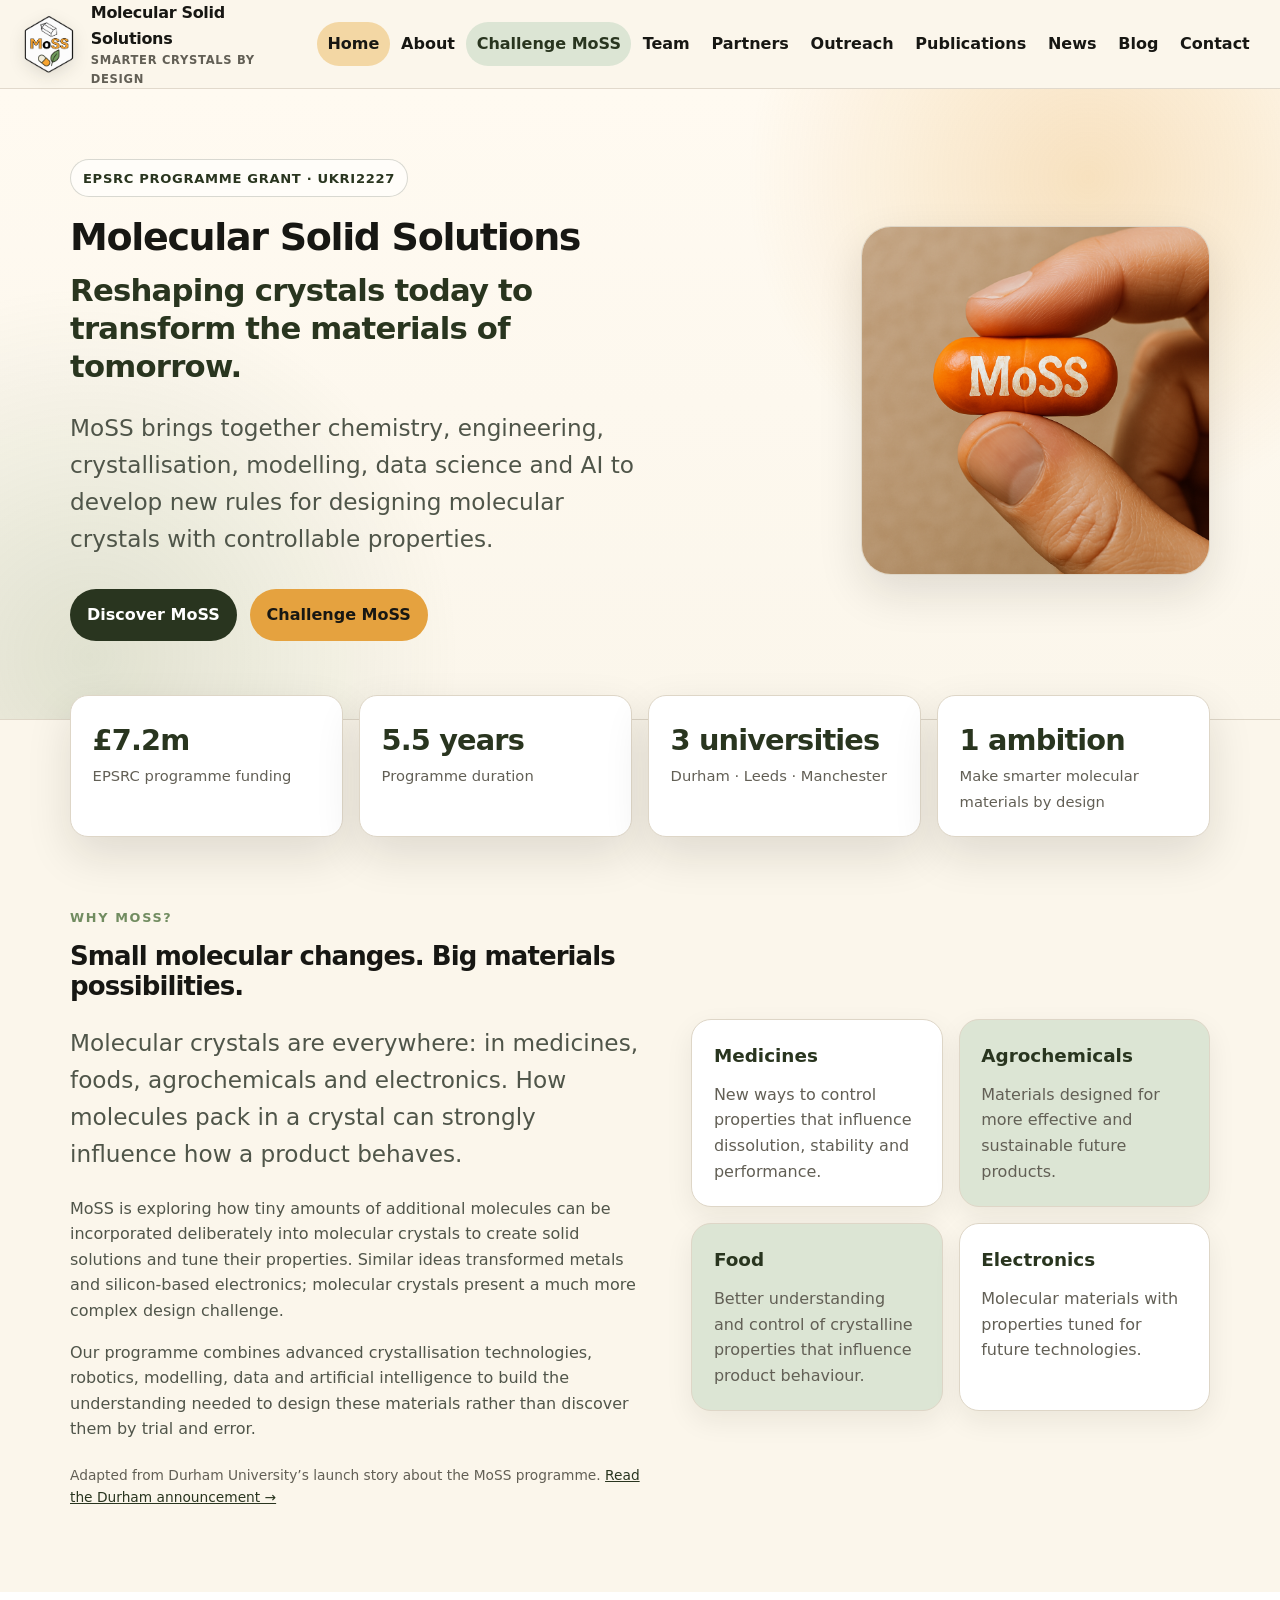
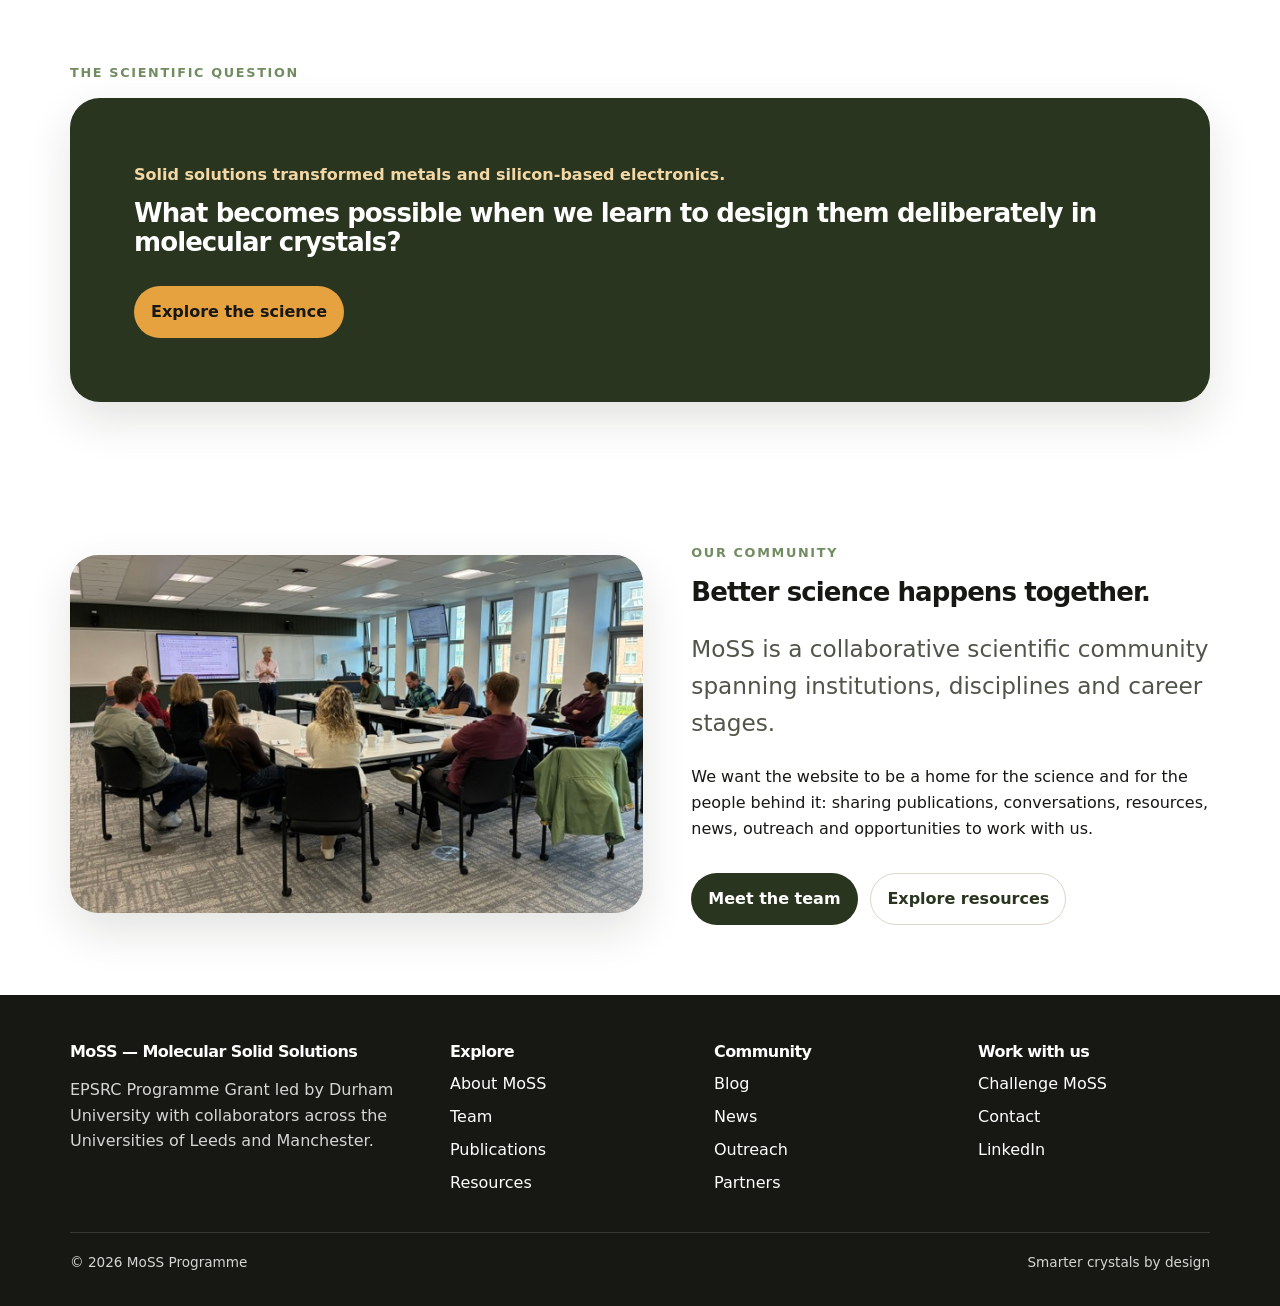
<file: index.html>
<!doctype html>
<html lang="en">
<head>
  <meta charset="utf-8">
  <meta name="viewport" content="width=device-width, initial-scale=1">
  <meta name="description" content="MoSS — Molecular Solid Solutions: an EPSRC-funded programme developing new ways to design and control molecular crystals.">
  <title>MoSS | Molecular Solid Solutions</title>
  <link rel="stylesheet" href="styles.css">
</head>
<body>
  <a class="skip-link" href="#main">Skip to content</a>
  <header class="site-header">
    <div class="nav-wrap">
      <a class="brand" href="index.html" aria-label="MoSS home">
        <img class="brand-logo" src="assets/images/moss-hexagon-logo.png" alt="" width="62" height="64">
        <span class="brand-text">Molecular Solid Solutions<small>Smarter crystals by design</small></span>
      </a>
      <button class="nav-toggle" type="button" aria-expanded="false" aria-controls="site-nav">Menu</button>
      <nav class="nav-links" id="site-nav" aria-label="Primary navigation"><a aria-current="page" href="index.html">Home</a><a href="mossinfo.html">About</a><a href="challenge.html">Challenge MoSS</a><a href="team.html">Team</a><a href="partners.html">Partners</a><a href="outreach.html">Outreach</a><a href="publications.html">Publications</a><a href="news.html">News</a><a href="blog.html">Blog</a><a href="contact.html">Contact</a></nav>
    </div>
  </header>

  <main id="main">
    <section class="home-hero">
      <div class="container home-hero-grid">
        <div class="home-hero-copy">
          <div class="hero-kicker dark-kicker">EPSRC Programme Grant · UKRI2227</div>
          <h1>Molecular Solid Solutions</h1>
          <p class="home-tagline">Reshaping crystals today to transform the materials of tomorrow.</p>
          <p class="lead">MoSS brings together chemistry, engineering, crystallisation, modelling, data science and AI to develop new rules for designing molecular crystals with controllable properties.</p>
          <div class="hero-actions">
            <a class="btn green" href="mossinfo.html">Discover MoSS</a>
            <a class="btn orange" href="challenge.html">Challenge MoSS</a>
          </div>
        </div>
        <figure class="pill-hero">
          <img src="assets/images/moss-orange-pill.png" alt="Orange MoSS tablet held between two fingers">
        </figure>
      </div>
    </section>

    <div class="container">
      <div class="stats" aria-label="Programme facts">
        <div class="stat"><strong>£7.2m</strong><span>EPSRC programme funding</span></div>
        <div class="stat"><strong>5.5 years</strong><span>Programme duration</span></div>
        <div class="stat"><strong>3 universities</strong><span>Durham · Leeds · Manchester</span></div>
        <div class="stat"><strong>1 ambition</strong><span>Make smarter molecular materials by design</span></div>
      </div>
    </div>

    <section class="section">
      <div class="container split">
        <div>
          <p class="eyebrow">Why MoSS?</p>
          <h2>Small molecular changes. Big materials possibilities.</h2>
          <p class="lead">Molecular crystals are everywhere: in medicines, foods, agrochemicals and electronics. How molecules pack in a crystal can strongly influence how a product behaves.</p>
          <div class="prose">
            <p>MoSS is exploring how tiny amounts of additional molecules can be incorporated deliberately into molecular crystals to create solid solutions and tune their properties. Similar ideas transformed metals and silicon-based electronics; molecular crystals present a much more complex design challenge.</p>
            <p>Our programme combines advanced crystallisation technologies, robotics, modelling, data and artificial intelligence to build the understanding needed to design these materials rather than discover them by trial and error.</p>
          </div>
          <p class="source-note">Adapted from Durham University’s launch story about the MoSS programme. <a href="https://www.durham.ac.uk/news-events/latest-news/2026/02/durham-leads-project-to-transform-medicines-agrochemicals-and-other-crystalline-based-consumer-products-/" target="_blank" rel="noopener">Read the Durham announcement →</a></p>
        </div>
        <div class="impact-grid">
          <article class="impact-card"><span>Medicines</span><p>New ways to control properties that influence dissolution, stability and performance.</p></article>
          <article class="impact-card"><span>Agrochemicals</span><p>Materials designed for more effective and sustainable future products.</p></article>
          <article class="impact-card"><span>Food</span><p>Better understanding and control of crystalline properties that influence product behaviour.</p></article>
          <article class="impact-card"><span>Electronics</span><p>Molecular materials with properties tuned for future technologies.</p></article>
        </div>
      </div>
    </section>

    <section class="section alt">
      <div class="container">
        <p class="eyebrow">The scientific question</p>
        <div class="statement-panel">
          <p>Solid solutions transformed metals and silicon-based electronics.</p>
          <h2>What becomes possible when we learn to design them deliberately in molecular crystals?</h2>
          <a class="btn orange" href="mossinfo.html">Explore the science</a>
        </div>
      </div>
    </section>

    <section class="section alt">
      <div class="container split">
        <div class="image-frame wide"><img src="assets/images/workshop-2.jpeg" alt="MoSS researchers taking part in a round-table workshop" loading="lazy"></div>
        <div>
          <p class="eyebrow">Our community</p>
          <h2>Better science happens together.</h2>
          <p class="lead">MoSS is a collaborative scientific community spanning institutions, disciplines and career stages.</p>
          <p>We want the website to be a home for the science and for the people behind it: sharing publications, conversations, resources, news, outreach and opportunities to work with us.</p>
          <div class="hero-actions">
            <a class="btn green" href="team.html">Meet the team</a>
            <a class="btn outline" href="resources.html">Explore resources</a>
          </div>
        </div>
      </div>
    </section>
  </main>

  <footer class="site-footer">
    <div class="container">
      <div class="footer-grid">
        <div><h3>MoSS — Molecular Solid Solutions</h3><p>EPSRC Programme Grant led by Durham University with collaborators across the Universities of Leeds and Manchester.</p></div>
        <div><h3>Explore</h3><ul><li><a href="mossinfo.html">About MoSS</a></li><li><a href="team.html">Team</a></li><li><a href="publications.html">Publications</a></li><li><a href="resources.html">Resources</a></li></ul></div>
        <div><h3>Community</h3><ul><li><a href="blog.html">Blog</a></li><li><a href="news.html">News</a></li><li><a href="outreach.html">Outreach</a></li><li><a href="partners.html">Partners</a></li></ul></div>
        <div><h3>Work with us</h3><ul><li><a href="challenge.html">Challenge MoSS</a></li><li><a href="contact.html">Contact</a></li><li><a href="https://www.linkedin.com/company/molecular-solid-solutions" target="_blank" rel="noopener">LinkedIn</a></li></ul></div>
      </div>
      <div class="footer-bottom"><span>© <span data-year></span> MoSS Programme</span><span>Smarter crystals by design</span></div>
    </div>
  </footer>
  <script src="script.js"></script>
</body>
</html>
</file>
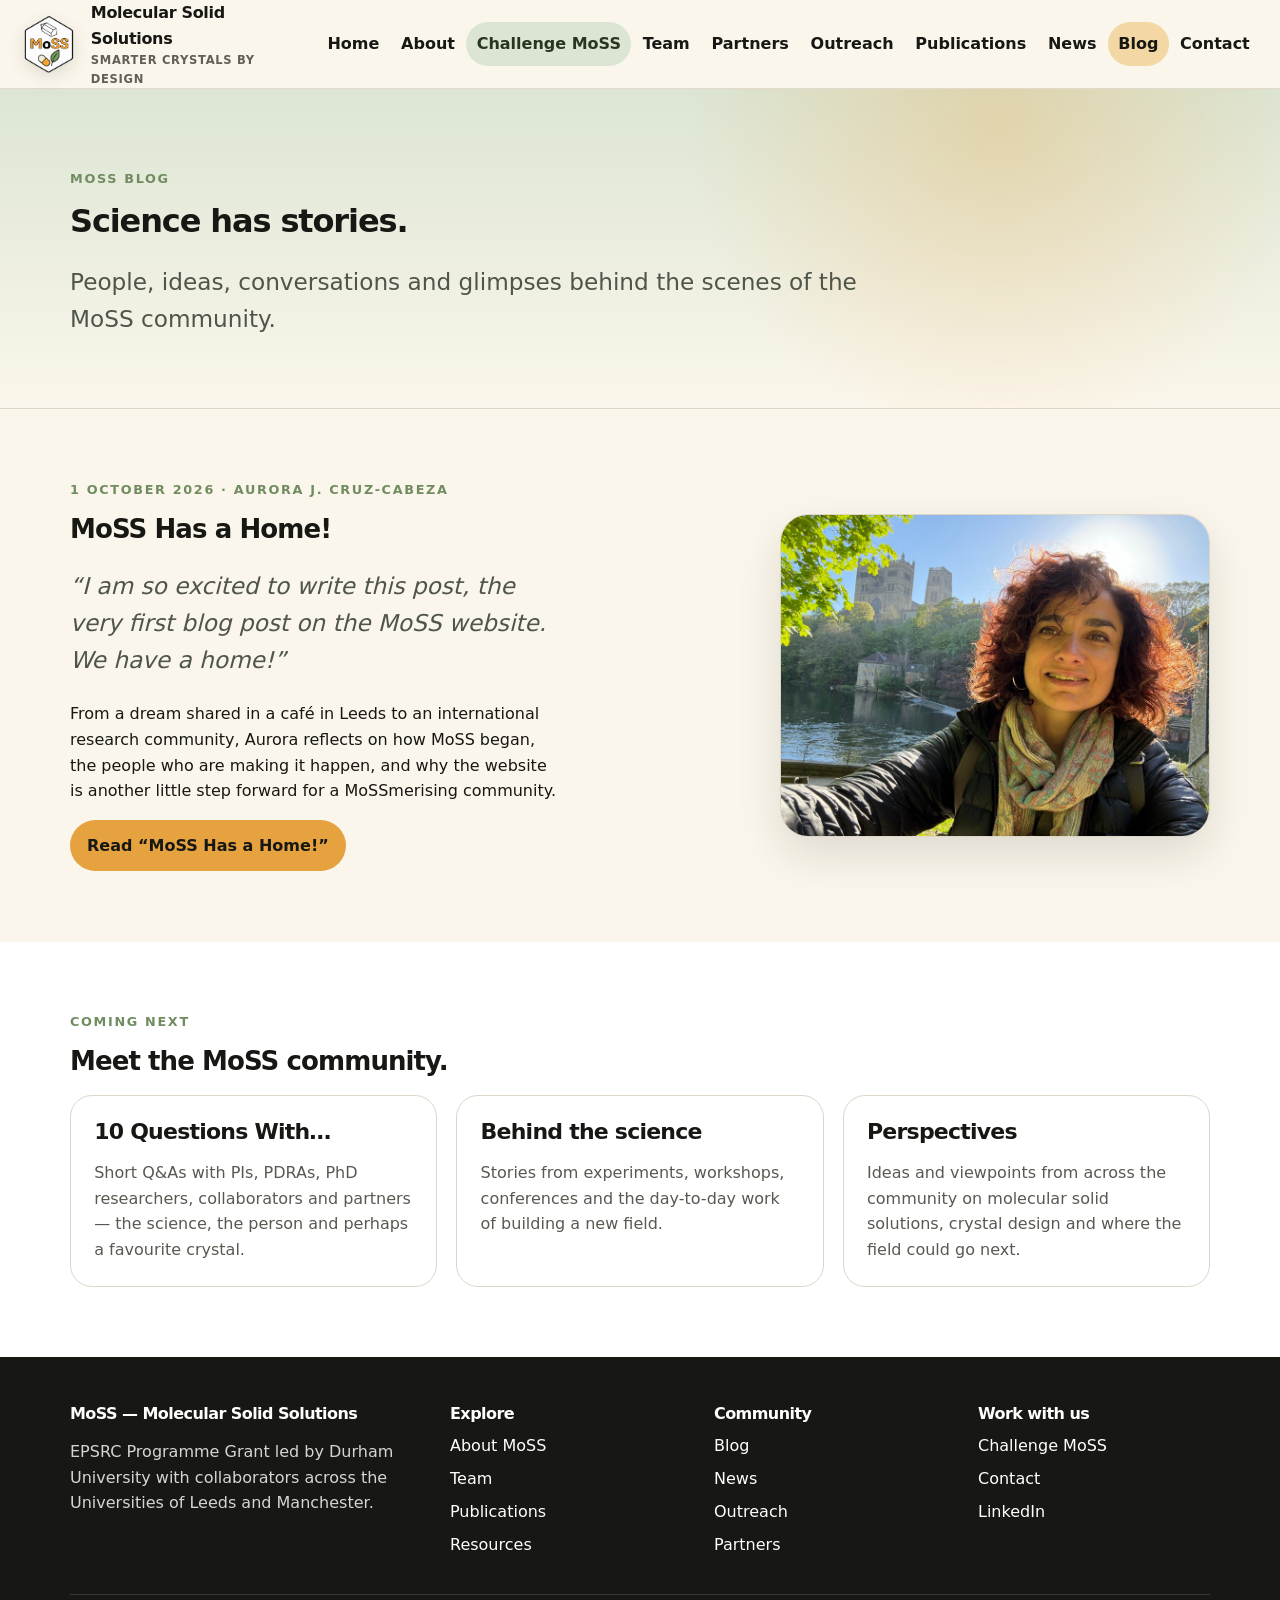
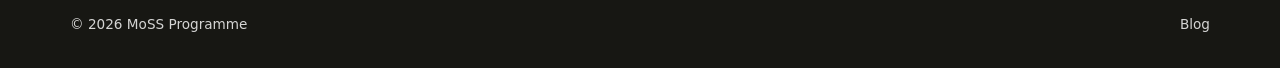
<file: blog.html>
<!doctype html>
<html lang="en">
<head>
  <meta charset="utf-8"><meta name="viewport" content="width=device-width, initial-scale=1">
  <meta name="description" content="Stories, conversations and perspectives from the MoSS Molecular Solid Solutions community.">
  <title>Blog | MoSS</title>
  <link rel="stylesheet" href="styles.css">
</head>
<body>
  <a class="skip-link" href="#main">Skip to content</a>
  <header class="site-header"><div class="nav-wrap">
    <a class="brand" href="index.html"><img class="brand-logo" src="assets/images/moss-hexagon-logo.png" alt="" width="62" height="64"><span class="brand-text">Molecular Solid Solutions<small>Smarter crystals by design</small></span></a>
    <button class="nav-toggle" type="button" aria-expanded="false" aria-controls="site-nav">Menu</button>
    <nav class="nav-links" id="site-nav" aria-label="Primary navigation"><a href="index.html">Home</a><a href="mossinfo.html">About</a><a href="challenge.html">Challenge MoSS</a><a href="team.html">Team</a><a href="partners.html">Partners</a><a href="outreach.html">Outreach</a><a href="publications.html">Publications</a><a href="news.html">News</a><a aria-current="page" href="blog.html">Blog</a><a href="contact.html">Contact</a></nav>
  </div></header>

  <main id="main">
    <section class="page-hero"><div class="container"><p class="eyebrow">MoSS Blog</p><h1>Science has stories.</h1><p class="lead">People, ideas, conversations and glimpses behind the scenes of the MoSS community.</p></div></section>

    <section class="section"><div class="container">
      <article class="blog-feature">
        <div class="blog-feature-copy">
          <p class="eyebrow">1 October 2026 · Aurora J. Cruz-Cabeza</p>
          <h2>MoSS Has a Home!</h2>
          <p class="lead">“I am so excited to write this post, the very first blog post on the MoSS website. We have a home!”</p>
          <p>From a dream shared in a café in Leeds to an international research community, Aurora reflects on how MoSS began, the people who are making it happen, and why the website is another little step forward for a MoSSmerising community.</p>
          <a class="btn orange" href="https://dumoc2.atlassian.net/wiki/external/OTlhYmQ2OTg4N2ZlNDE5MGEyOWM0YTBjMTM1OWQxYjU" target="_blank" rel="noopener">Read “MoSS Has a Home!”</a>
        </div>
        <figure class="blog-feature-image"><img src="assets/images/blog-moss-home.jpeg" alt="Aurora J. Cruz-Cabeza with Durham Cathedral behind her" loading="lazy"></figure>
      </article>
    </div></section>

    <section class="section alt"><div class="container">
      <p class="eyebrow">Coming next</p>
      <h2>Meet the MoSS community.</h2>
      <div class="grid-3">
        <article class="card"><h3>10 Questions With…</h3><p>Short Q&As with PIs, PDRAs, PhD researchers, collaborators and partners — the science, the person and perhaps a favourite crystal.</p></article>
        <article class="card"><h3>Behind the science</h3><p>Stories from experiments, workshops, conferences and the day-to-day work of building a new field.</p></article>
        <article class="card"><h3>Perspectives</h3><p>Ideas and viewpoints from across the community on molecular solid solutions, crystal design and where the field could go next.</p></article>
      </div>
    </div></section>
  </main>

  <footer class="site-footer"><div class="container"><div class="footer-grid"><div><h3>MoSS — Molecular Solid Solutions</h3><p>EPSRC Programme Grant led by Durham University with collaborators across the Universities of Leeds and Manchester.</p></div><div><h3>Explore</h3><ul><li><a href="mossinfo.html">About MoSS</a></li><li><a href="team.html">Team</a></li><li><a href="publications.html">Publications</a></li><li><a href="resources.html">Resources</a></li></ul></div><div><h3>Community</h3><ul><li><a href="blog.html">Blog</a></li><li><a href="news.html">News</a></li><li><a href="outreach.html">Outreach</a></li><li><a href="partners.html">Partners</a></li></ul></div><div><h3>Work with us</h3><ul><li><a href="challenge.html">Challenge MoSS</a></li><li><a href="contact.html">Contact</a></li><li><a href="https://www.linkedin.com/company/molecular-solid-solutions" target="_blank" rel="noopener">LinkedIn</a></li></ul></div></div><div class="footer-bottom"><span>© <span data-year></span> MoSS Programme</span><span>Blog</span></div></div></footer>
  <script src="script.js"></script>
</body>
</html>
</file>
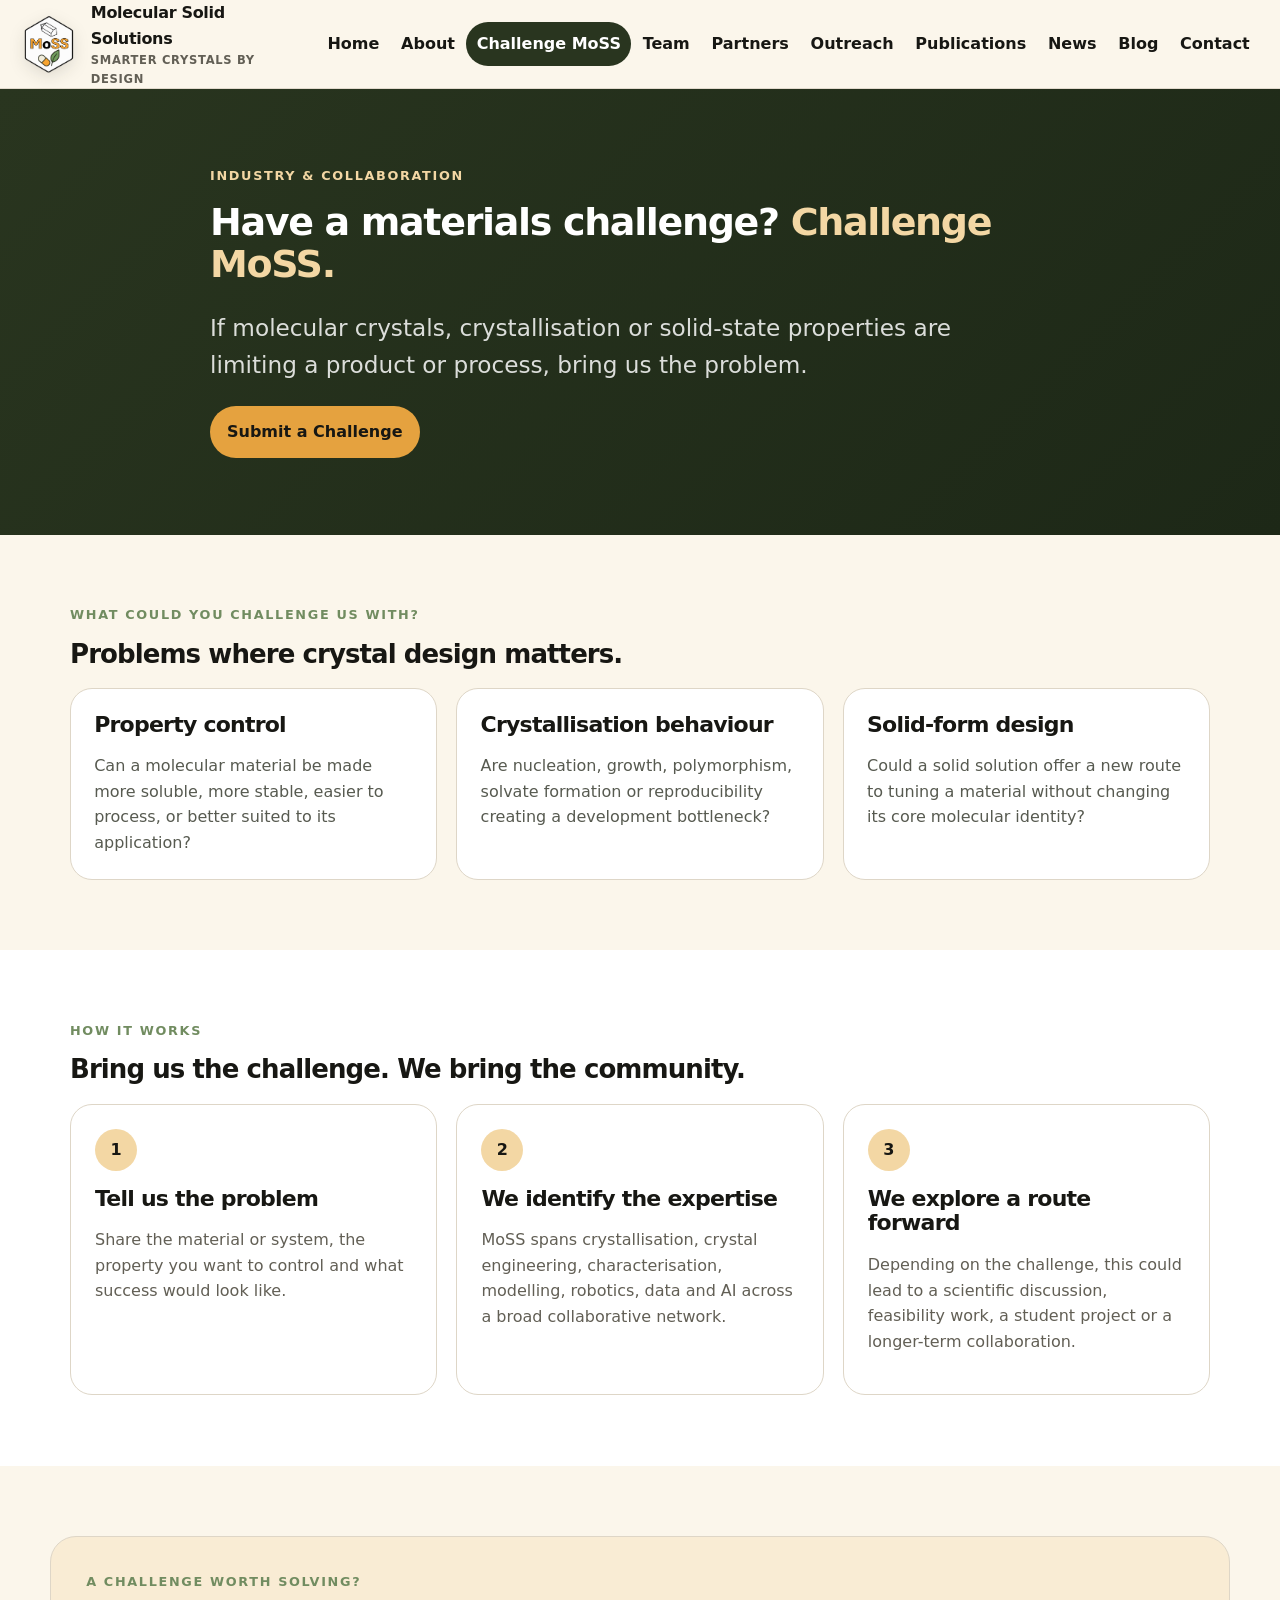
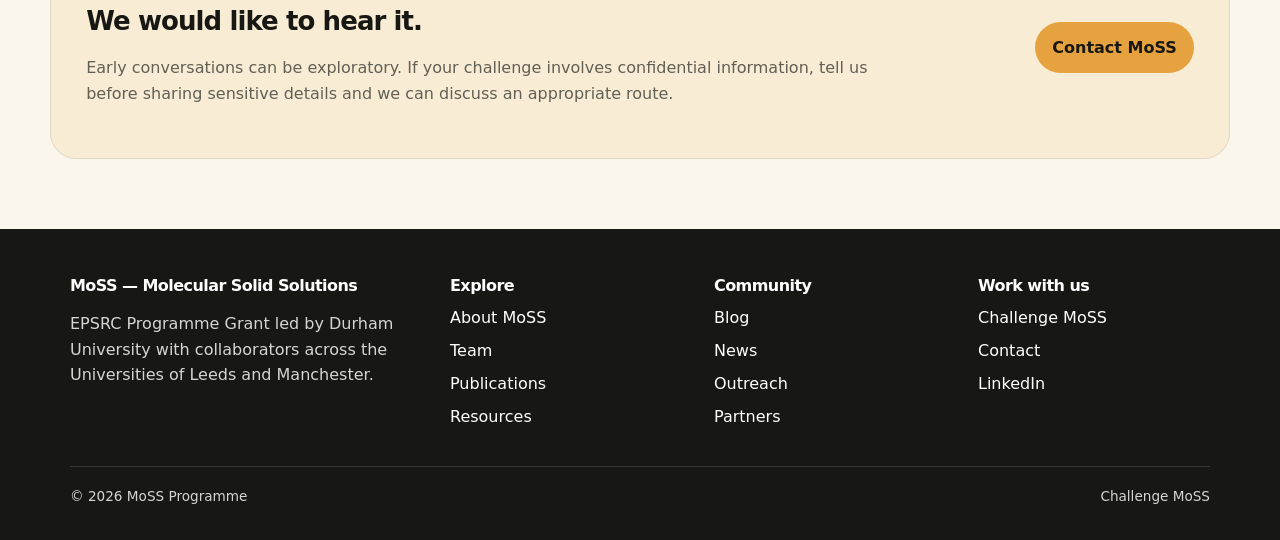
<file: challenge.html>
<!doctype html>
<html lang="en">
<head>
  <meta charset="utf-8"><meta name="viewport" content="width=device-width, initial-scale=1">
  <meta name="description" content="Challenge MoSS: invite the Molecular Solid Solutions community to explore an industrial materials or crystallisation challenge.">
  <title>Challenge MoSS | Molecular Solid Solutions</title>
  <link rel="stylesheet" href="styles.css">
</head>
<body>
  <a class="skip-link" href="#main">Skip to content</a>
  <header class="site-header"><div class="nav-wrap">
    <a class="brand" href="index.html"><img class="brand-logo" src="assets/images/moss-hexagon-logo.png" alt="" width="62" height="64"><span class="brand-text">Molecular Solid Solutions<small>Smarter crystals by design</small></span></a>
    <button class="nav-toggle" type="button" aria-expanded="false" aria-controls="site-nav">Menu</button>
    <nav class="nav-links" id="site-nav" aria-label="Primary navigation"><a href="index.html">Home</a><a href="mossinfo.html">About</a><a aria-current="page" href="challenge.html">Challenge MoSS</a><a href="team.html">Team</a><a href="partners.html">Partners</a><a href="outreach.html">Outreach</a><a href="publications.html">Publications</a><a href="news.html">News</a><a href="blog.html">Blog</a><a href="contact.html">Contact</a></nav>
  </div></header>

  <main id="main">
    <section class="challenge-hero"><div class="container challenge-hero-copy"><div><p class="eyebrow">Industry & collaboration</p><h1>Have a materials challenge? <span>Challenge MoSS.</span></h1><p class="lead">If molecular crystals, crystallisation or solid-state properties are limiting a product or process, bring us the problem.</p><a class="btn orange" href="contact.html">Submit a Challenge</a></div></div></section>

    <section class="section"><div class="container"><p class="eyebrow">What could you challenge us with?</p><h2>Problems where crystal design matters.</h2><div class="grid-3">
      <article class="card"><h3>Property control</h3><p>Can a molecular material be made more soluble, more stable, easier to process, or better suited to its application?</p></article>
      <article class="card"><h3>Crystallisation behaviour</h3><p>Are nucleation, growth, polymorphism, solvate formation or reproducibility creating a development bottleneck?</p></article>
      <article class="card"><h3>Solid-form design</h3><p>Could a solid solution offer a new route to tuning a material without changing its core molecular identity?</p></article>
    </div></div></section>

    <section class="section alt"><div class="container"><p class="eyebrow">How it works</p><h2>Bring us the challenge. We bring the community.</h2><div class="process-grid">
      <article><div class="process-number">1</div><h3>Tell us the problem</h3><p>Share the material or system, the property you want to control and what success would look like.</p></article>
      <article><div class="process-number">2</div><h3>We identify the expertise</h3><p>MoSS spans crystallisation, crystal engineering, characterisation, modelling, robotics, data and AI across a broad collaborative network.</p></article>
      <article><div class="process-number">3</div><h3>We explore a route forward</h3><p>Depending on the challenge, this could lead to a scientific discussion, feasibility work, a student project or a longer-term collaboration.</p></article>
    </div></div></section>

    <section class="section"><div class="container challenge-callout"><div><p class="eyebrow">A challenge worth solving?</p><h2>We would like to hear it.</h2><p>Early conversations can be exploratory. If your challenge involves confidential information, tell us before sharing sensitive details and we can discuss an appropriate route.</p></div><a class="btn orange" href="contact.html">Contact MoSS</a></div></section>
  </main>

  <footer class="site-footer"><div class="container"><div class="footer-grid"><div><h3>MoSS — Molecular Solid Solutions</h3><p>EPSRC Programme Grant led by Durham University with collaborators across the Universities of Leeds and Manchester.</p></div><div><h3>Explore</h3><ul><li><a href="mossinfo.html">About MoSS</a></li><li><a href="team.html">Team</a></li><li><a href="publications.html">Publications</a></li><li><a href="resources.html">Resources</a></li></ul></div><div><h3>Community</h3><ul><li><a href="blog.html">Blog</a></li><li><a href="news.html">News</a></li><li><a href="outreach.html">Outreach</a></li><li><a href="partners.html">Partners</a></li></ul></div><div><h3>Work with us</h3><ul><li><a href="challenge.html">Challenge MoSS</a></li><li><a href="contact.html">Contact</a></li><li><a href="https://www.linkedin.com/company/molecular-solid-solutions" target="_blank" rel="noopener">LinkedIn</a></li></ul></div></div><div class="footer-bottom"><span>© <span data-year></span> MoSS Programme</span><span>Challenge MoSS</span></div></div></footer>
  <script src="script.js"></script>
</body>
</html>
</file>
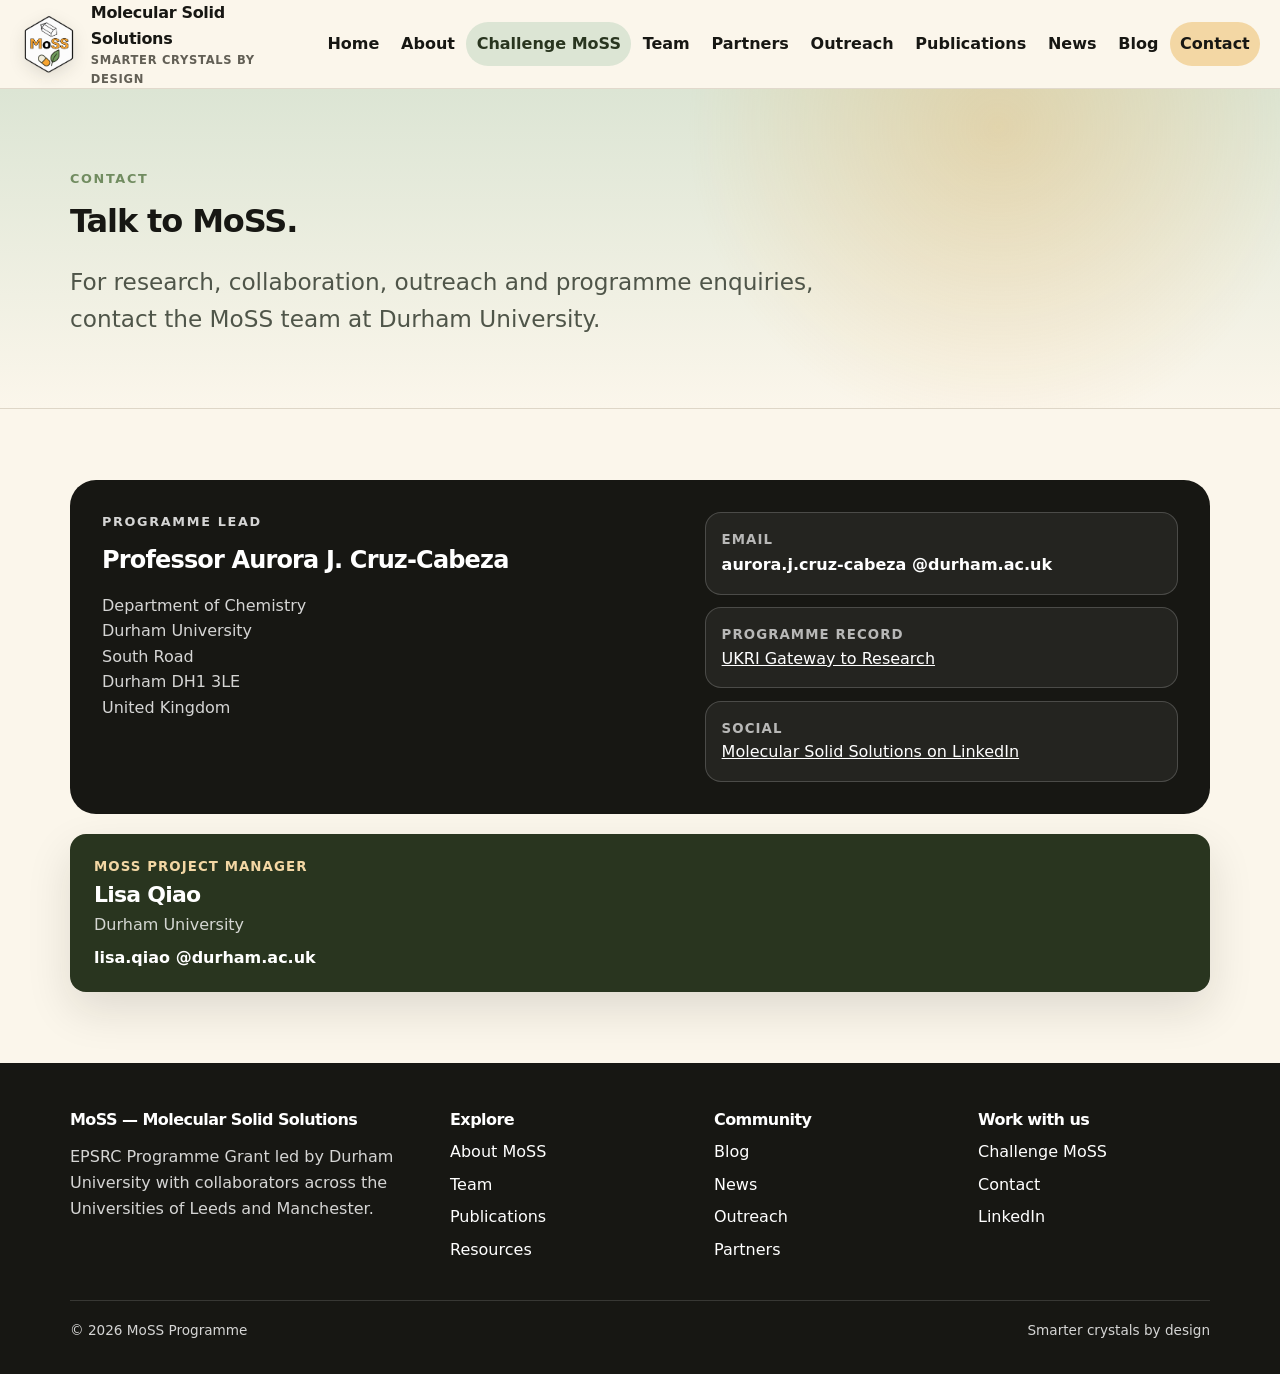
<file: contact.html>
<!doctype html>
<html lang="en">
<head>
  <meta charset="utf-8"><meta name="viewport" content="width=device-width, initial-scale=1">
  <meta name="description" content="Contact the MoSS Molecular Solid Solutions programme at Durham University.">
  <title>Contact | MoSS</title>
  <link rel="stylesheet" href="styles.css">
</head>
<body>
  <a class="skip-link" href="#main">Skip to content</a>
  <header class="site-header"><div class="nav-wrap">
    <a class="brand" href="index.html"><img class="brand-logo" src="assets/images/moss-hexagon-logo.png" alt="" width="62" height="64"><span class="brand-text">Molecular Solid Solutions<small>Smarter crystals by design</small></span></a>
    <button class="nav-toggle" type="button" aria-expanded="false" aria-controls="site-nav">Menu</button>
    <nav class="nav-links" id="site-nav" aria-label="Primary navigation"><a href="index.html">Home</a><a href="mossinfo.html">About</a><a href="challenge.html">Challenge MoSS</a><a href="team.html">Team</a><a href="partners.html">Partners</a><a href="outreach.html">Outreach</a><a href="publications.html">Publications</a><a href="news.html">News</a><a href="blog.html">Blog</a><a aria-current="page" href="contact.html">Contact</a></nav>
  </div></header>

  <main id="main">
    <section class="page-hero"><div class="container"><p class="eyebrow">Contact</p><h1>Talk to MoSS.</h1><p class="lead">For research, collaboration, outreach and programme enquiries, contact the MoSS team at Durham University.</p></div></section>

    <section class="section"><div class="container">
      <div class="contact-box">
        <div><p class="eyebrow contact-eyebrow">Programme lead</p><h2 class="contact-lead-name">Professor Aurora J. Cruz-Cabeza</h2><p>Department of Chemistry<br>Durham University<br>South Road<br>Durham DH1 3LE<br>United Kingdom</p></div>
        <div class="contact-details">
          <div class="contact-item"><small>Email</small><span class="email-obfuscated">aurora.j.cruz-cabeza @durham.ac.uk</span></div>
          <div class="contact-item"><small>Programme record</small><a href="https://gtr.ukri.org/projects?ref=UKRI2227" target="_blank" rel="noopener">UKRI Gateway to Research</a></div>
          <div class="contact-item"><small>Social</small><a href="https://www.linkedin.com/company/molecular-solid-solutions" target="_blank" rel="noopener">Molecular Solid Solutions on LinkedIn</a></div>
        </div>
      </div>
      <div class="project-manager-card standalone"><small>MoSS Project Manager</small><h3>Lisa Qiao</h3><p>Durham University</p><span class="email-obfuscated">lisa.qiao @durham.ac.uk</span></div>
    </div></section>
  </main>

  <footer class="site-footer"><div class="container"><div class="footer-grid"><div><h3>MoSS — Molecular Solid Solutions</h3><p>EPSRC Programme Grant led by Durham University with collaborators across the Universities of Leeds and Manchester.</p></div><div><h3>Explore</h3><ul><li><a href="mossinfo.html">About MoSS</a></li><li><a href="team.html">Team</a></li><li><a href="publications.html">Publications</a></li><li><a href="resources.html">Resources</a></li></ul></div><div><h3>Community</h3><ul><li><a href="blog.html">Blog</a></li><li><a href="news.html">News</a></li><li><a href="outreach.html">Outreach</a></li><li><a href="partners.html">Partners</a></li></ul></div><div><h3>Work with us</h3><ul><li><a href="challenge.html">Challenge MoSS</a></li><li><a href="contact.html">Contact</a></li><li><a href="https://www.linkedin.com/company/molecular-solid-solutions" target="_blank" rel="noopener">LinkedIn</a></li></ul></div></div><div class="footer-bottom"><span>© <span data-year></span> MoSS Programme</span><span>Smarter crystals by design</span></div></div></footer>
  <script src="script.js"></script>
</body>
</html>
</file>
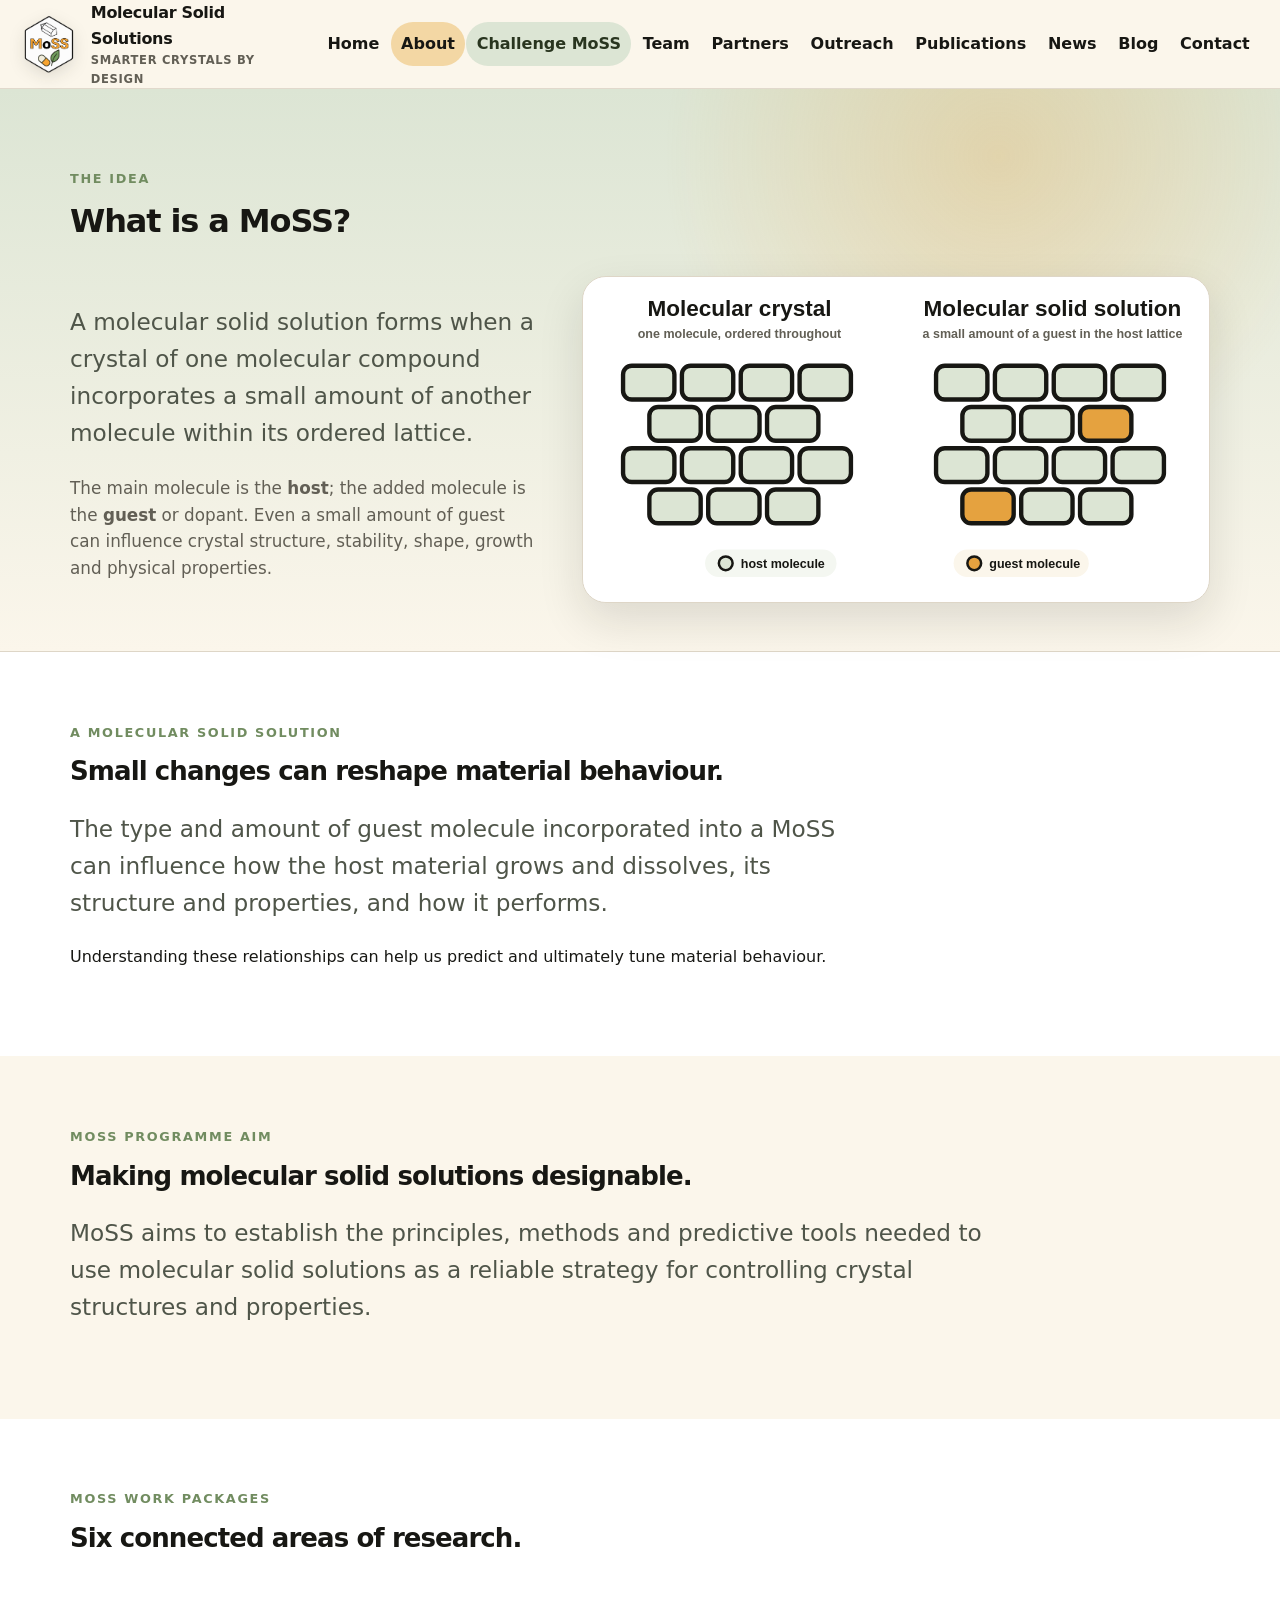
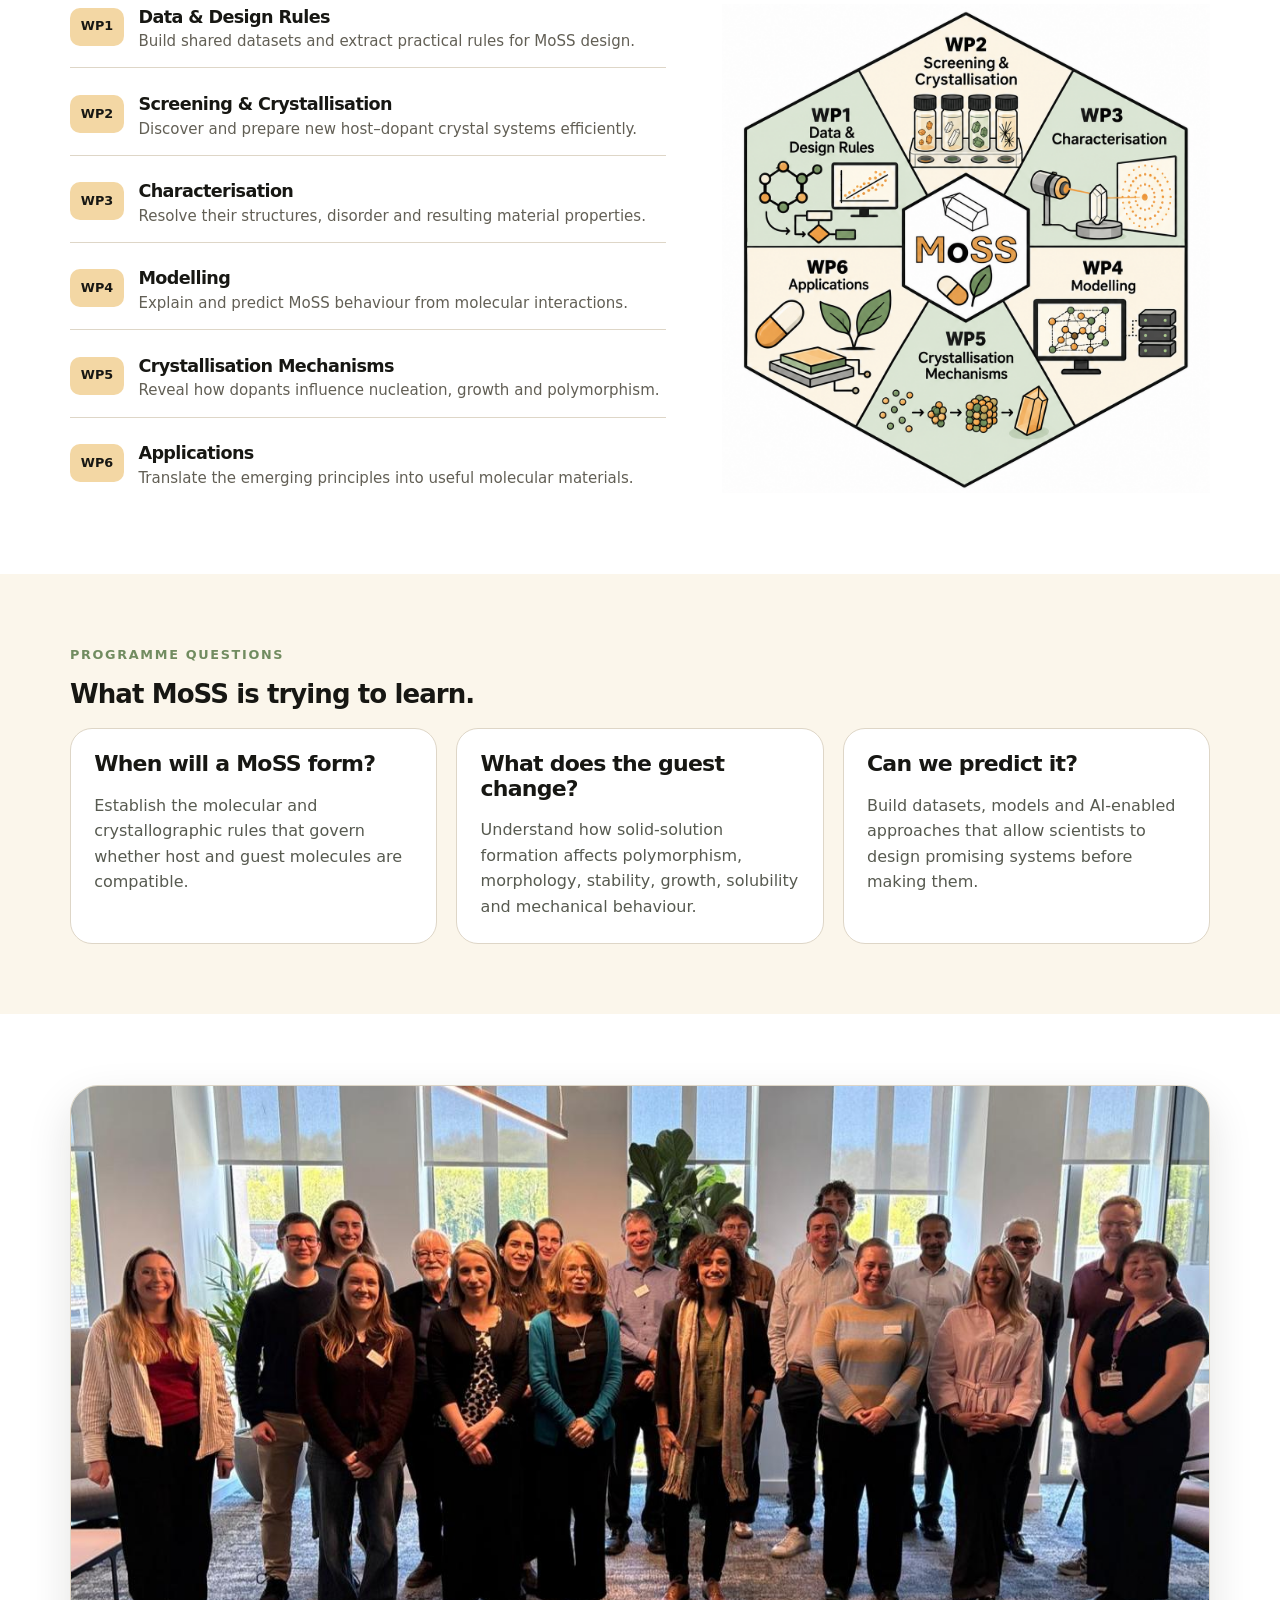
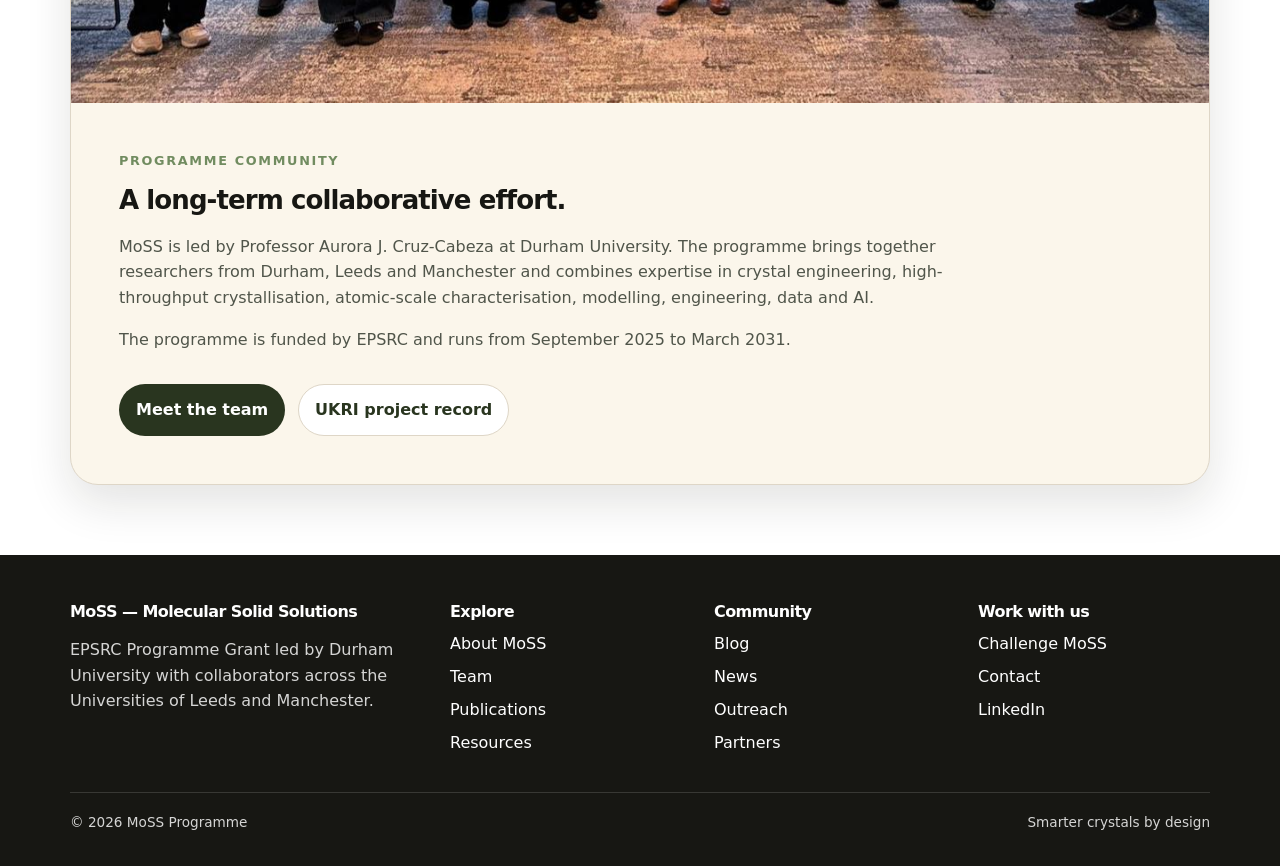
<file: mossinfo.html>
<!doctype html>
<html lang="en">
<head>
  <meta charset="utf-8"><meta name="viewport" content="width=device-width, initial-scale=1">
  <meta name="description" content="What molecular solid solutions are, the MoSS programme aim, work packages and research questions.">
  <title>About MoSS | Molecular Solid Solutions</title>
  <link rel="stylesheet" href="styles.css">
</head>
<body>
  <a class="skip-link" href="#main">Skip to content</a>
  <header class="site-header"><div class="nav-wrap">
    <a class="brand" href="index.html"><img class="brand-logo" src="assets/images/moss-hexagon-logo.png" alt="" width="62" height="64"><span class="brand-text">Molecular Solid Solutions<small>Smarter crystals by design</small></span></a>
    <button class="nav-toggle" type="button" aria-expanded="false" aria-controls="site-nav">Menu</button>
    <nav class="nav-links" id="site-nav" aria-label="Primary navigation"><a href="index.html">Home</a><a aria-current="page" href="mossinfo.html">About</a><a href="challenge.html">Challenge MoSS</a><a href="team.html">Team</a><a href="partners.html">Partners</a><a href="outreach.html">Outreach</a><a href="publications.html">Publications</a><a href="news.html">News</a><a href="blog.html">Blog</a><a href="contact.html">Contact</a></nav>
  </div></header>

  <main id="main">
    <section class="page-hero moss-intro"><div class="container">
      <p class="eyebrow">The idea</p>
      <h1>What is a MoSS?</h1>
      <div class="moss-definition">
        <div>
          <p class="lead">A molecular solid solution forms when a crystal of one molecular compound incorporates a small amount of another molecule within its ordered lattice.</p>
          <p>The main molecule is the <strong>host</strong>; the added molecule is the <strong>guest</strong> or dopant. Even a small amount of guest can influence crystal structure, stability, shape, growth and physical properties.</p>
        </div>
        <figure class="moss-diagram">
          <img src="assets/images/what-is-moss-diagram.svg" alt="Comparison between a molecular crystal made entirely of host molecules and a molecular solid solution containing a small number of guest molecules in the host lattice.">
        </figure>
      </div>
    </div></section>

    <section class="section science-visual-section"><div class="container science-visual-copy">
      <div><p class="eyebrow">A molecular solid solution</p><h2>Small changes can reshape material behaviour.</h2><p class="lead">The type and amount of guest molecule incorporated into a MoSS can influence how the host material grows and dissolves, its structure and properties, and how it performs.</p><p>Understanding these relationships can help us predict and ultimately tune material behaviour.</p></div>
    </div></section>

    <section class="section"><div class="container">
      <p class="eyebrow">MoSS programme aim</p>
      <h2>Making molecular solid solutions designable.</h2>
      <p class="lead project-aim">MoSS aims to establish the principles, methods and predictive tools needed to use molecular solid solutions as a reliable strategy for controlling crystal structures and properties.</p>
    </div></section>

    <section class="section alt"><div class="container">
      <p class="eyebrow">MoSS work packages</p>
      <h2>Six connected areas of research.</h2>
      <div class="wp-layout">
        <div class="wp-list" aria-label="MoSS work packages">
          <div class="wp-item"><span>WP1</span><div><h3>Data & Design Rules</h3><p>Build shared datasets and extract practical rules for MoSS design.</p></div></div>
          <div class="wp-item"><span>WP2</span><div><h3>Screening & Crystallisation</h3><p>Discover and prepare new host–dopant crystal systems efficiently.</p></div></div>
          <div class="wp-item"><span>WP3</span><div><h3>Characterisation</h3><p>Resolve their structures, disorder and resulting material properties.</p></div></div>
          <div class="wp-item"><span>WP4</span><div><h3>Modelling</h3><p>Explain and predict MoSS behaviour from molecular interactions.</p></div></div>
          <div class="wp-item"><span>WP5</span><div><h3>Crystallisation Mechanisms</h3><p>Reveal how dopants influence nucleation, growth and polymorphism.</p></div></div>
          <div class="wp-item"><span>WP6</span><div><h3>Applications</h3><p>Translate the emerging principles into useful molecular materials.</p></div></div>
        </div>
        <figure class="wp-figure"><img src="assets/images/moss-work-packages-hexagon.png" alt="The six MoSS work packages arranged around the central MoSS logo: data and design rules, screening and crystallisation, characterisation, modelling, crystallisation mechanisms, and applications."></figure>
      </div>
    </div></section>

    <section class="section"><div class="container">
      <p class="eyebrow">Programme questions</p>
      <h2>What MoSS is trying to learn.</h2>
      <div class="grid-3">
        <article class="card"><h3>When will a MoSS form?</h3><p>Establish the molecular and crystallographic rules that govern whether host and guest molecules are compatible.</p></article>
        <article class="card"><h3>What does the guest change?</h3><p>Understand how solid-solution formation affects polymorphism, morphology, stability, growth, solubility and mechanical behaviour.</p></article>
        <article class="card"><h3>Can we predict it?</h3><p>Build datasets, models and AI-enabled approaches that allow scientists to design promising systems before making them.</p></article>
      </div>
    </div></section>

    <section class="section alt"><div class="container">
      <div class="community-card">
        <div class="community-photo"><img src="assets/images/team-indoor.jpeg" alt="The MoSS programme team gathered in Durham" loading="lazy"></div>
        <div class="community-copy">
        <p class="eyebrow">Programme community</p>
        <h2>A long-term collaborative effort.</h2>
        <div class="prose"><p>MoSS is led by Professor Aurora J. Cruz-Cabeza at Durham University. The programme brings together researchers from Durham, Leeds and Manchester and combines expertise in crystal engineering, high-throughput crystallisation, atomic-scale characterisation, modelling, engineering, data and AI.</p><p>The programme is funded by EPSRC and runs from September 2025 to March 2031.</p></div>
        <div class="hero-actions"><a class="btn green" href="team.html">Meet the team</a><a class="btn outline" href="https://gtr.ukri.org/projects?ref=UKRI2227" target="_blank" rel="noopener">UKRI project record</a></div>
        </div>
      </div>
    </div></section>
  </main>

  <footer class="site-footer"><div class="container"><div class="footer-grid"><div><h3>MoSS — Molecular Solid Solutions</h3><p>EPSRC Programme Grant led by Durham University with collaborators across the Universities of Leeds and Manchester.</p></div><div><h3>Explore</h3><ul><li><a href="mossinfo.html">About MoSS</a></li><li><a href="team.html">Team</a></li><li><a href="publications.html">Publications</a></li><li><a href="resources.html">Resources</a></li></ul></div><div><h3>Community</h3><ul><li><a href="blog.html">Blog</a></li><li><a href="news.html">News</a></li><li><a href="outreach.html">Outreach</a></li><li><a href="partners.html">Partners</a></li></ul></div><div><h3>Work with us</h3><ul><li><a href="challenge.html">Challenge MoSS</a></li><li><a href="contact.html">Contact</a></li><li><a href="https://www.linkedin.com/company/molecular-solid-solutions" target="_blank" rel="noopener">LinkedIn</a></li></ul></div></div><div class="footer-bottom"><span>© <span data-year></span> MoSS Programme</span><span>Smarter crystals by design</span></div></div></footer>
  <script src="script.js"></script>
</body>
</html>
</file>
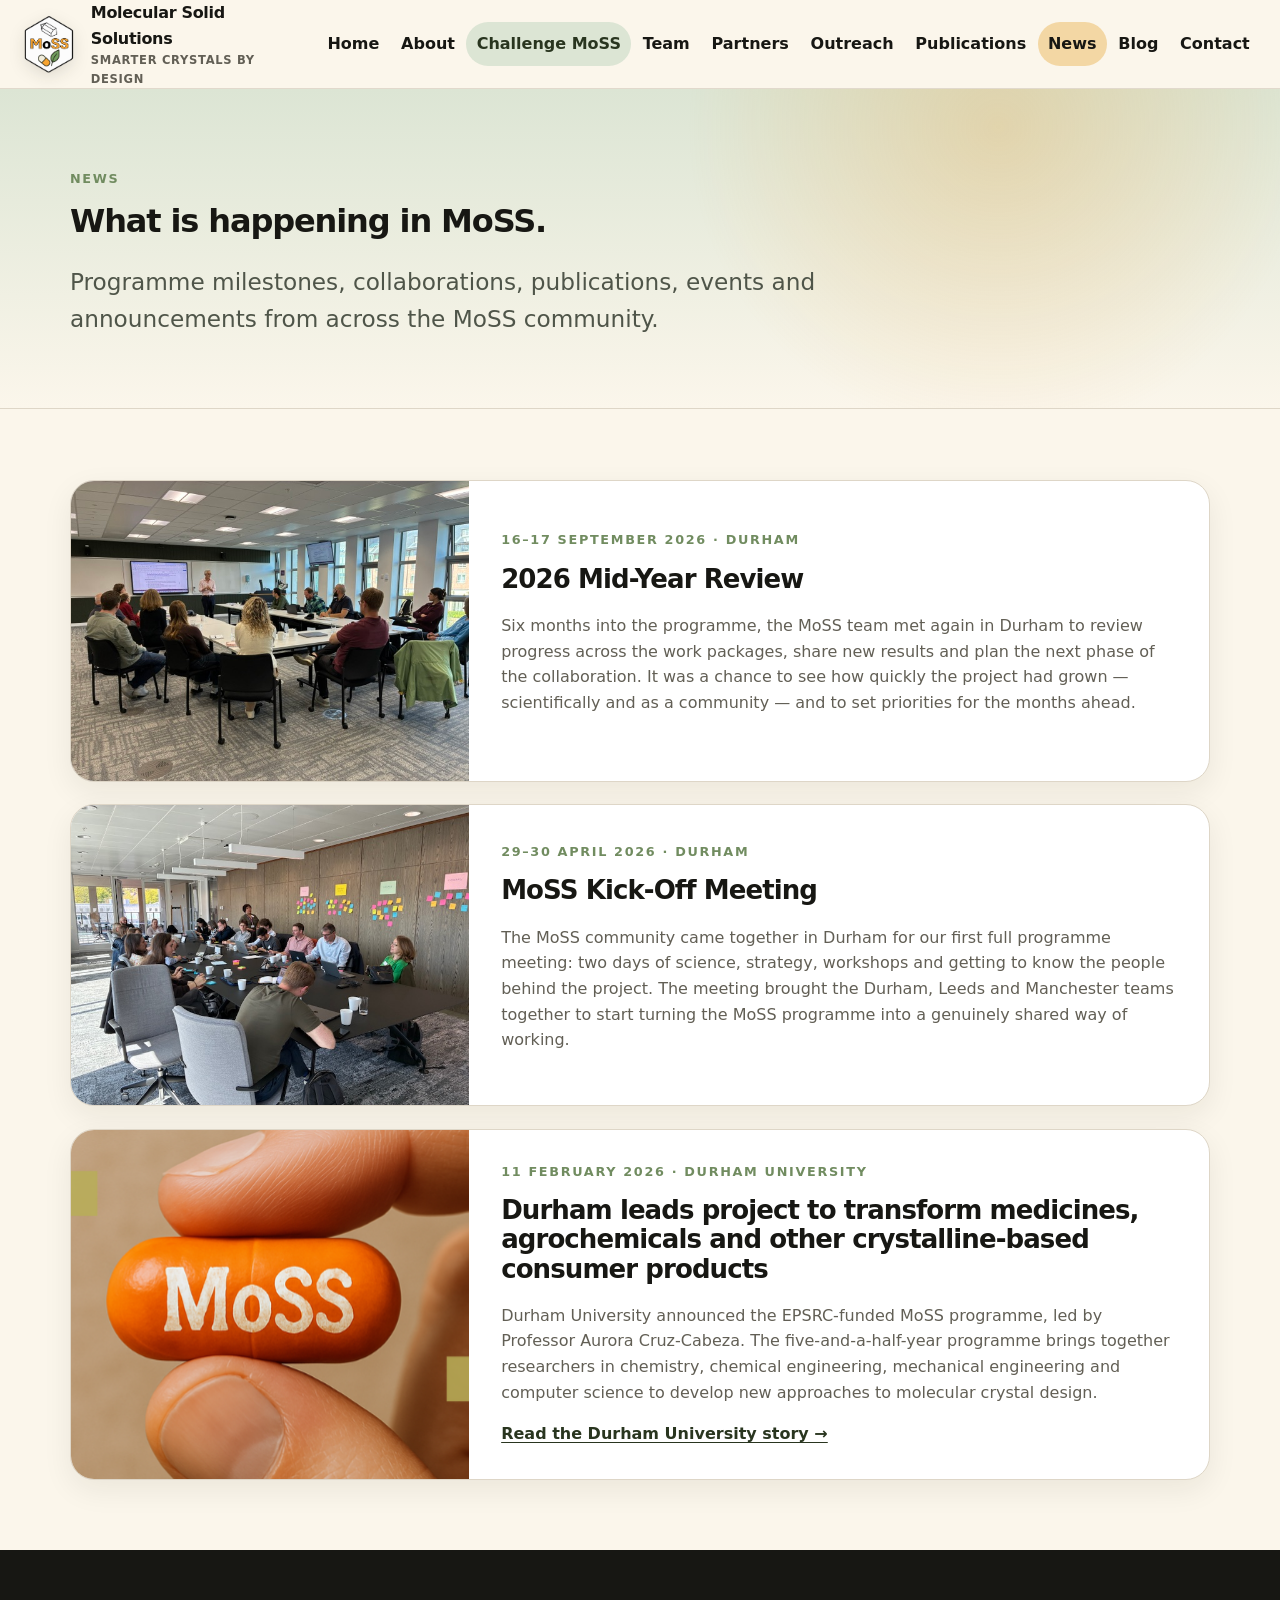
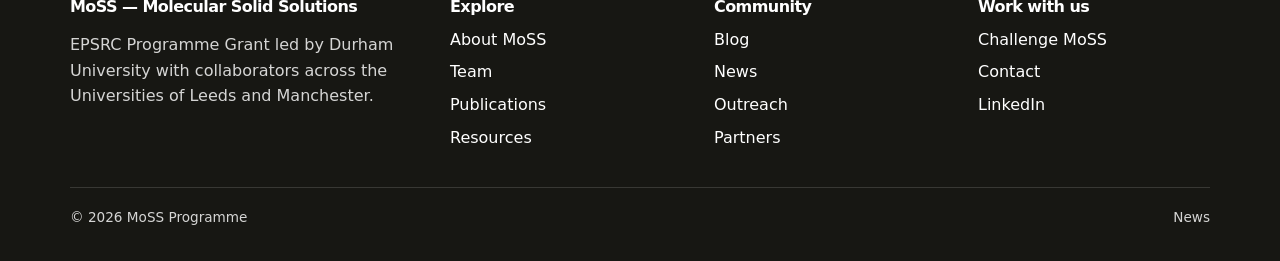
<file: news.html>
<!doctype html>
<html lang="en">
<head>
  <meta charset="utf-8"><meta name="viewport" content="width=device-width, initial-scale=1">
  <meta name="description" content="News and milestones from the MoSS Molecular Solid Solutions programme.">
  <title>News | MoSS</title>
  <link rel="stylesheet" href="styles.css">
</head>
<body>
  <a class="skip-link" href="#main">Skip to content</a>
  <header class="site-header"><div class="nav-wrap">
    <a class="brand" href="index.html"><img class="brand-logo" src="assets/images/moss-hexagon-logo.png" alt="" width="62" height="64"><span class="brand-text">Molecular Solid Solutions<small>Smarter crystals by design</small></span></a>
    <button class="nav-toggle" type="button" aria-expanded="false" aria-controls="site-nav">Menu</button>
    <nav class="nav-links" id="site-nav" aria-label="Primary navigation"><a href="index.html">Home</a><a href="mossinfo.html">About</a><a href="challenge.html">Challenge MoSS</a><a href="team.html">Team</a><a href="partners.html">Partners</a><a href="outreach.html">Outreach</a><a href="publications.html">Publications</a><a aria-current="page" href="news.html">News</a><a href="blog.html">Blog</a><a href="contact.html">Contact</a></nav>
  </div></header>

  <main id="main">
    <section class="page-hero"><div class="container"><p class="eyebrow">News</p><h1>What is happening in MoSS.</h1><p class="lead">Programme milestones, collaborations, publications, events and announcements from across the MoSS community.</p></div></section>

    <section class="section"><div class="container news-list">
      <article class="news-item event-news">
        <div class="news-image"><img src="assets/images/midyear-review-photo.jpeg" alt="Scientific presentation during the 2026 MoSS Mid-Year Review" loading="lazy"></div>
        <div class="news-copy"><p class="eyebrow">16–17 September 2026 · Durham</p><h2>2026 Mid-Year Review</h2><p>Six months into the programme, the MoSS team met again in Durham to review progress across the work packages, share new results and plan the next phase of the collaboration. It was a chance to see how quickly the project had grown — scientifically and as a community — and to set priorities for the months ahead.</p></div>
      </article>

      <article class="news-item event-news">
        <div class="news-image"><img src="assets/images/kickoff-workshop.jpeg" alt="MoSS participants walking towards Durham Castle during the kick-off meeting" loading="lazy"></div>
        <div class="news-copy"><p class="eyebrow">29–30 April 2026 · Durham</p><h2>MoSS Kick-Off Meeting</h2><p>The MoSS community came together in Durham for our first full programme meeting: two days of science, strategy, workshops and getting to know the people behind the project. The meeting brought the Durham, Leeds and Manchester teams together to start turning the MoSS programme into a genuinely shared way of working.</p></div>
      </article>

      <article class="news-item">
        <div class="news-image"><img src="assets/images/durham-moss-announcement.png" alt="Durham University announcement about the MoSS programme" loading="lazy"></div>
        <div class="news-copy"><p class="eyebrow">11 February 2026 · Durham University</p><h2>Durham leads project to transform medicines, agrochemicals and other crystalline-based consumer products</h2><p>Durham University announced the EPSRC-funded MoSS programme, led by Professor Aurora Cruz-Cabeza. The five-and-a-half-year programme brings together researchers in chemistry, chemical engineering, mechanical engineering and computer science to develop new approaches to molecular crystal design.</p><a class="text-link" href="https://www.durham.ac.uk/news-events/latest-news/2026/02/durham-leads-project-to-transform-medicines-agrochemicals-and-other-crystalline-based-consumer-products-/" target="_blank" rel="noopener">Read the Durham University story →</a></div>
      </article>
    </div></section>
  </main>

  <footer class="site-footer"><div class="container"><div class="footer-grid"><div><h3>MoSS — Molecular Solid Solutions</h3><p>EPSRC Programme Grant led by Durham University with collaborators across the Universities of Leeds and Manchester.</p></div><div><h3>Explore</h3><ul><li><a href="mossinfo.html">About MoSS</a></li><li><a href="team.html">Team</a></li><li><a href="publications.html">Publications</a></li><li><a href="resources.html">Resources</a></li></ul></div><div><h3>Community</h3><ul><li><a href="blog.html">Blog</a></li><li><a href="news.html">News</a></li><li><a href="outreach.html">Outreach</a></li><li><a href="partners.html">Partners</a></li></ul></div><div><h3>Work with us</h3><ul><li><a href="challenge.html">Challenge MoSS</a></li><li><a href="contact.html">Contact</a></li><li><a href="https://www.linkedin.com/company/molecular-solid-solutions" target="_blank" rel="noopener">LinkedIn</a></li></ul></div></div><div class="footer-bottom"><span>© <span data-year></span> MoSS Programme</span><span>News</span></div></div></footer>
  <script src="script.js"></script>
</body>
</html>
</file>
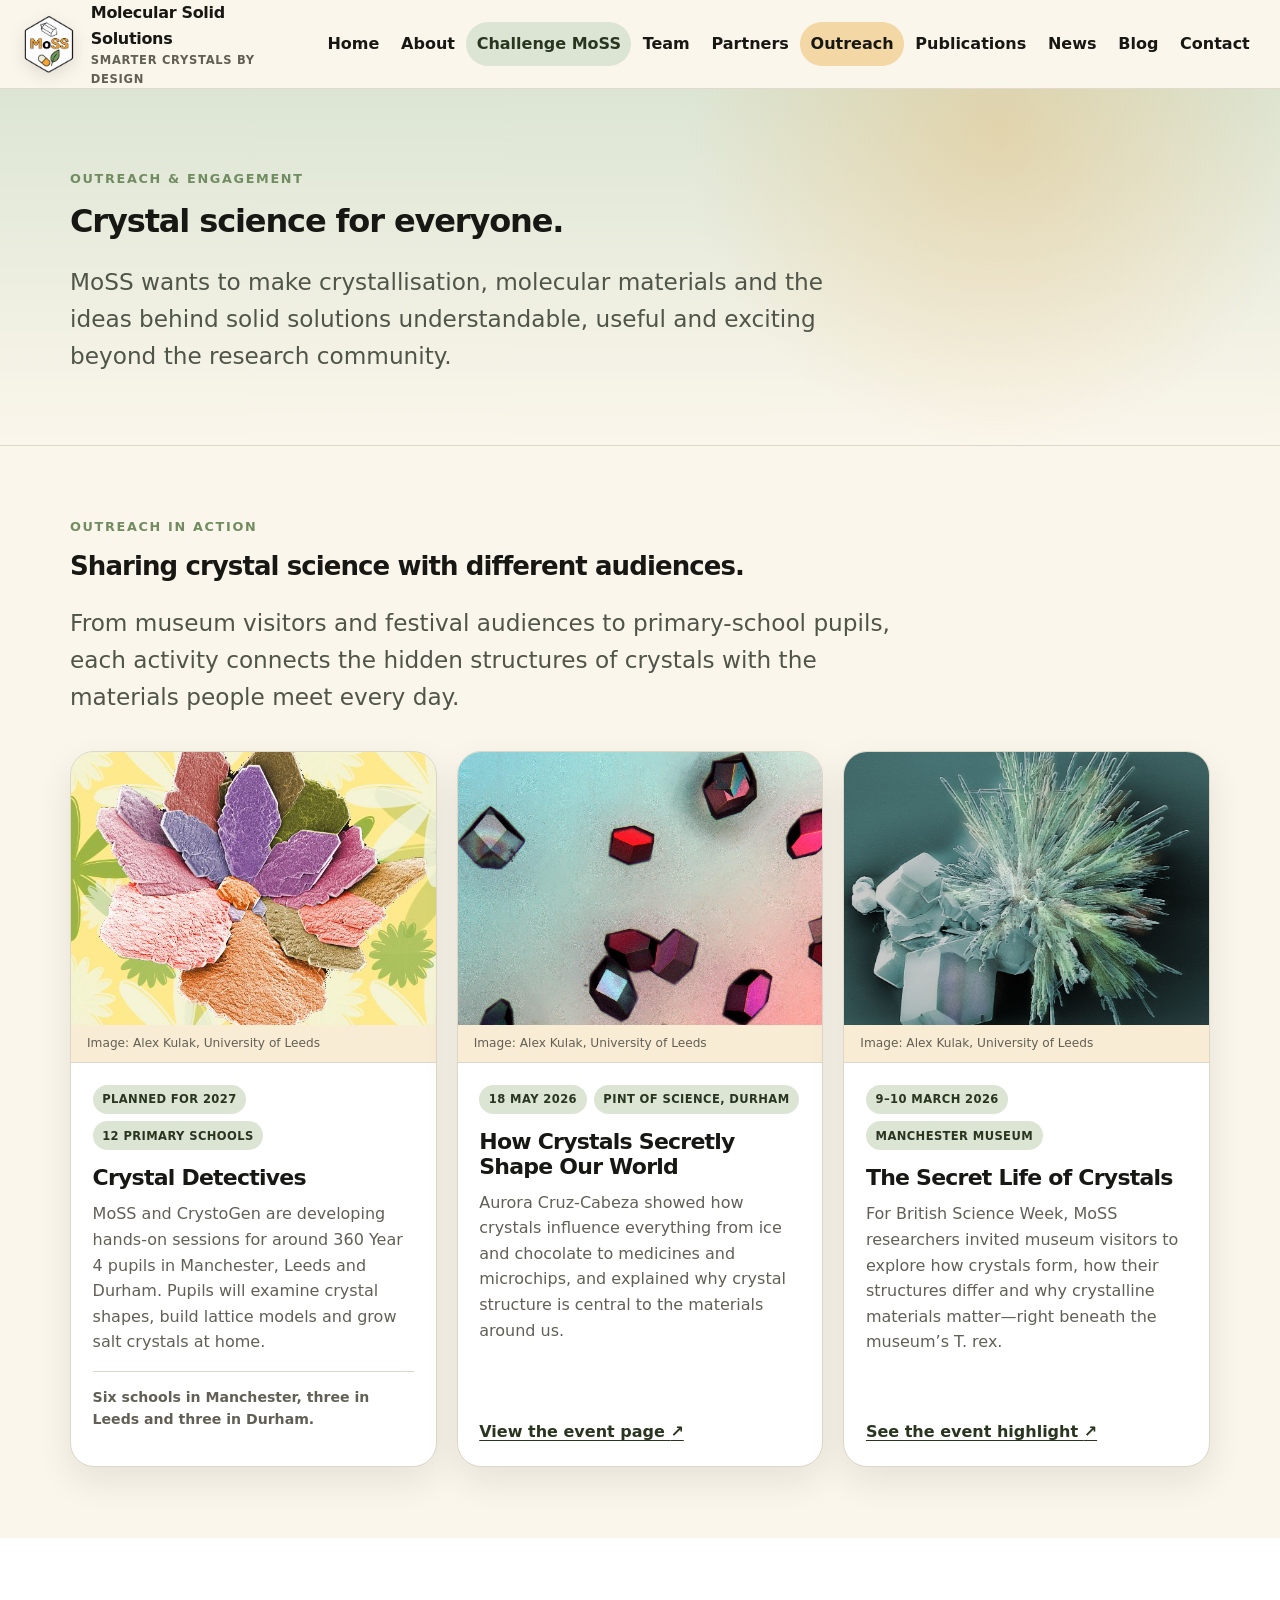
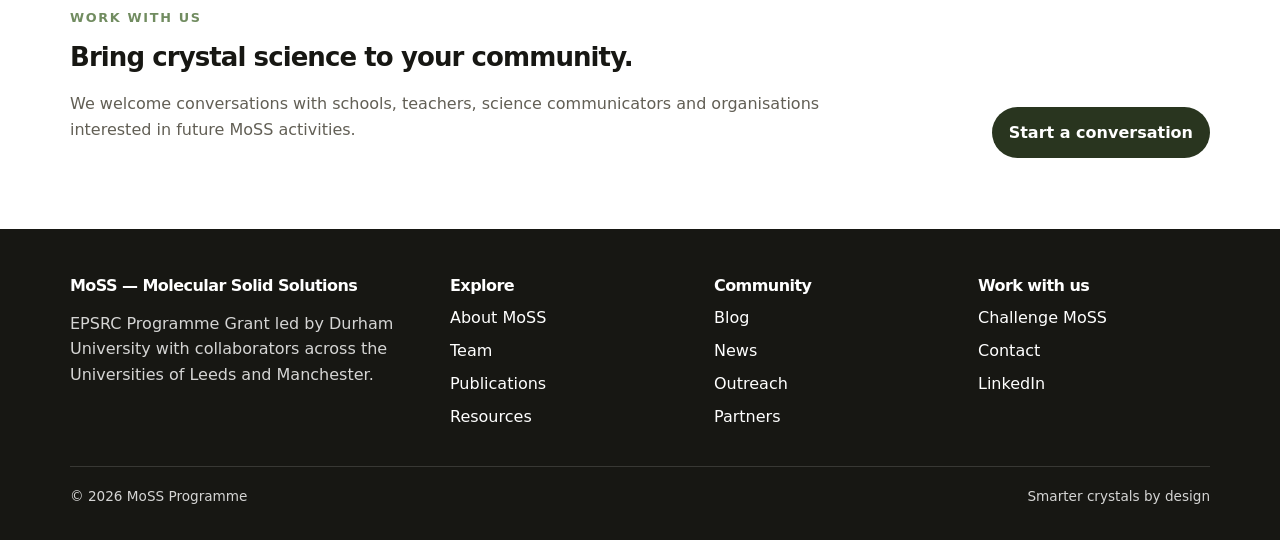
<file: outreach.html>
<!doctype html>
<html lang="en">
<head>
  <meta charset="utf-8"><meta name="viewport" content="width=device-width, initial-scale=1">
  <meta name="description" content="MoSS outreach and engagement: sharing the science of crystallisation and molecular solid solutions beyond the laboratory.">
  <title>Outreach | MoSS</title>
  <link rel="stylesheet" href="styles.css">
</head>
<body>
  <a class="skip-link" href="#main">Skip to content</a>
  <header class="site-header"><div class="nav-wrap">
    <a class="brand" href="index.html"><img class="brand-logo" src="assets/images/moss-hexagon-logo.png" alt="" width="62" height="64"><span class="brand-text">Molecular Solid Solutions<small>Smarter crystals by design</small></span></a>
    <button class="nav-toggle" type="button" aria-expanded="false" aria-controls="site-nav">Menu</button>
    <nav class="nav-links" id="site-nav" aria-label="Primary navigation"><a href="index.html">Home</a><a href="mossinfo.html">About</a><a href="challenge.html">Challenge MoSS</a><a href="team.html">Team</a><a href="partners.html">Partners</a><a aria-current="page" href="outreach.html">Outreach</a><a href="publications.html">Publications</a><a href="news.html">News</a><a href="blog.html">Blog</a><a href="contact.html">Contact</a></nav>
  </div></header>

  <main id="main">
    <section class="page-hero"><div class="container"><p class="eyebrow">Outreach & engagement</p><h1>Crystal science for everyone.</h1><p class="lead">MoSS wants to make crystallisation, molecular materials and the ideas behind solid solutions understandable, useful and exciting beyond the research community.</p></div></section>

    <section class="section"><div class="container">
      <p class="eyebrow">Outreach in action</p>
      <h2>Sharing crystal science with different audiences.</h2>
      <p class="lead outreach-intro">From museum visitors and festival audiences to primary-school pupils, each activity connects the hidden structures of crystals with the materials people meet every day.</p>

      <div class="outreach-activity-grid">
        <article class="outreach-card">
          <figure class="outreach-image">
            <img src="assets/images/outreach/alex-kulak-crystal-flower.jpg" alt="Colourful crystal plates arranged in a flower-like form" loading="lazy">
            <figcaption>Image: Alex Kulak, University of Leeds</figcaption>
          </figure>
          <div class="outreach-card-body">
            <div class="outreach-meta"><span>Planned for 2027</span><span>12 primary schools</span></div>
            <h3>Crystal Detectives</h3>
            <p>MoSS and CrystoGen are developing hands-on sessions for around 360 Year 4 pupils in Manchester, Leeds and Durham. Pupils will examine crystal shapes, build lattice models and grow salt crystals at home.</p>
            <p class="outreach-note">Six schools in Manchester, three in Leeds and three in Durham.</p>
          </div>
        </article>
        <article class="outreach-card">
          <figure class="outreach-image">
            <img src="assets/images/outreach/alex-kulak-lysozyme.jpg" alt="Colourful lysozyme crystals viewed under a microscope" loading="lazy">
            <figcaption>Image: Alex Kulak, University of Leeds</figcaption>
          </figure>
          <div class="outreach-card-body">
            <div class="outreach-meta"><span>18 May 2026</span><span>Pint of Science, Durham</span></div>
            <h3>How Crystals Secretly Shape Our World</h3>
            <p>Aurora Cruz-Cabeza showed how crystals influence everything from ice and chocolate to medicines and microchips, and explained why crystal structure is central to the materials around us.</p>
            <a class="text-link" href="https://pintofscience.co.uk/event/crystals-coffee-and-the-secret-life-of-molecules/" target="_blank" rel="noopener">View the event page <span aria-hidden="true">↗</span></a>
          </div>
        </article>
        <article class="outreach-card">
          <figure class="outreach-image">
            <img src="assets/images/outreach/alex-kulak-calcite-aragonite.jpg" alt="Microscopy image of branching calcite and aragonite crystals" loading="lazy">
            <figcaption>Image: Alex Kulak, University of Leeds</figcaption>
          </figure>
          <div class="outreach-card-body">
            <div class="outreach-meta"><span>9–10 March 2026</span><span>Manchester Museum</span></div>
            <h3>The Secret Life of Crystals</h3>
            <p>For British Science Week, MoSS researchers invited museum visitors to explore how crystals form, how their structures differ and why crystalline materials matter—right beneath the museum’s T. rex.</p>
            <a class="text-link" href="https://www.linkedin.com/posts/daniel-lee-a56908173_bsw26-activity-7438198368734142464-THzF" target="_blank" rel="noopener">See the event highlight <span aria-hidden="true">↗</span></a>
          </div>
        </article>
      </div>
    </div></section>

    <section class="section alt"><div class="container outreach-contact">
      <div><p class="eyebrow">Work with us</p><h2>Bring crystal science to your community.</h2><p>We welcome conversations with schools, teachers, science communicators and organisations interested in future MoSS activities.</p></div>
      <a class="btn green" href="contact.html">Start a conversation</a>
    </div></section>
  </main>

  <footer class="site-footer"><div class="container"><div class="footer-grid"><div><h3>MoSS — Molecular Solid Solutions</h3><p>EPSRC Programme Grant led by Durham University with collaborators across the Universities of Leeds and Manchester.</p></div><div><h3>Explore</h3><ul><li><a href="mossinfo.html">About MoSS</a></li><li><a href="team.html">Team</a></li><li><a href="publications.html">Publications</a></li><li><a href="resources.html">Resources</a></li></ul></div><div><h3>Community</h3><ul><li><a href="blog.html">Blog</a></li><li><a href="news.html">News</a></li><li><a href="outreach.html">Outreach</a></li><li><a href="partners.html">Partners</a></li></ul></div><div><h3>Work with us</h3><ul><li><a href="challenge.html">Challenge MoSS</a></li><li><a href="contact.html">Contact</a></li><li><a href="https://www.linkedin.com/company/molecular-solid-solutions" target="_blank" rel="noopener">LinkedIn</a></li></ul></div></div><div class="footer-bottom"><span>© <span data-year></span> MoSS Programme</span><span>Smarter crystals by design</span></div></div></footer>
  <script src="script.js"></script>
</body>
</html>
</file>
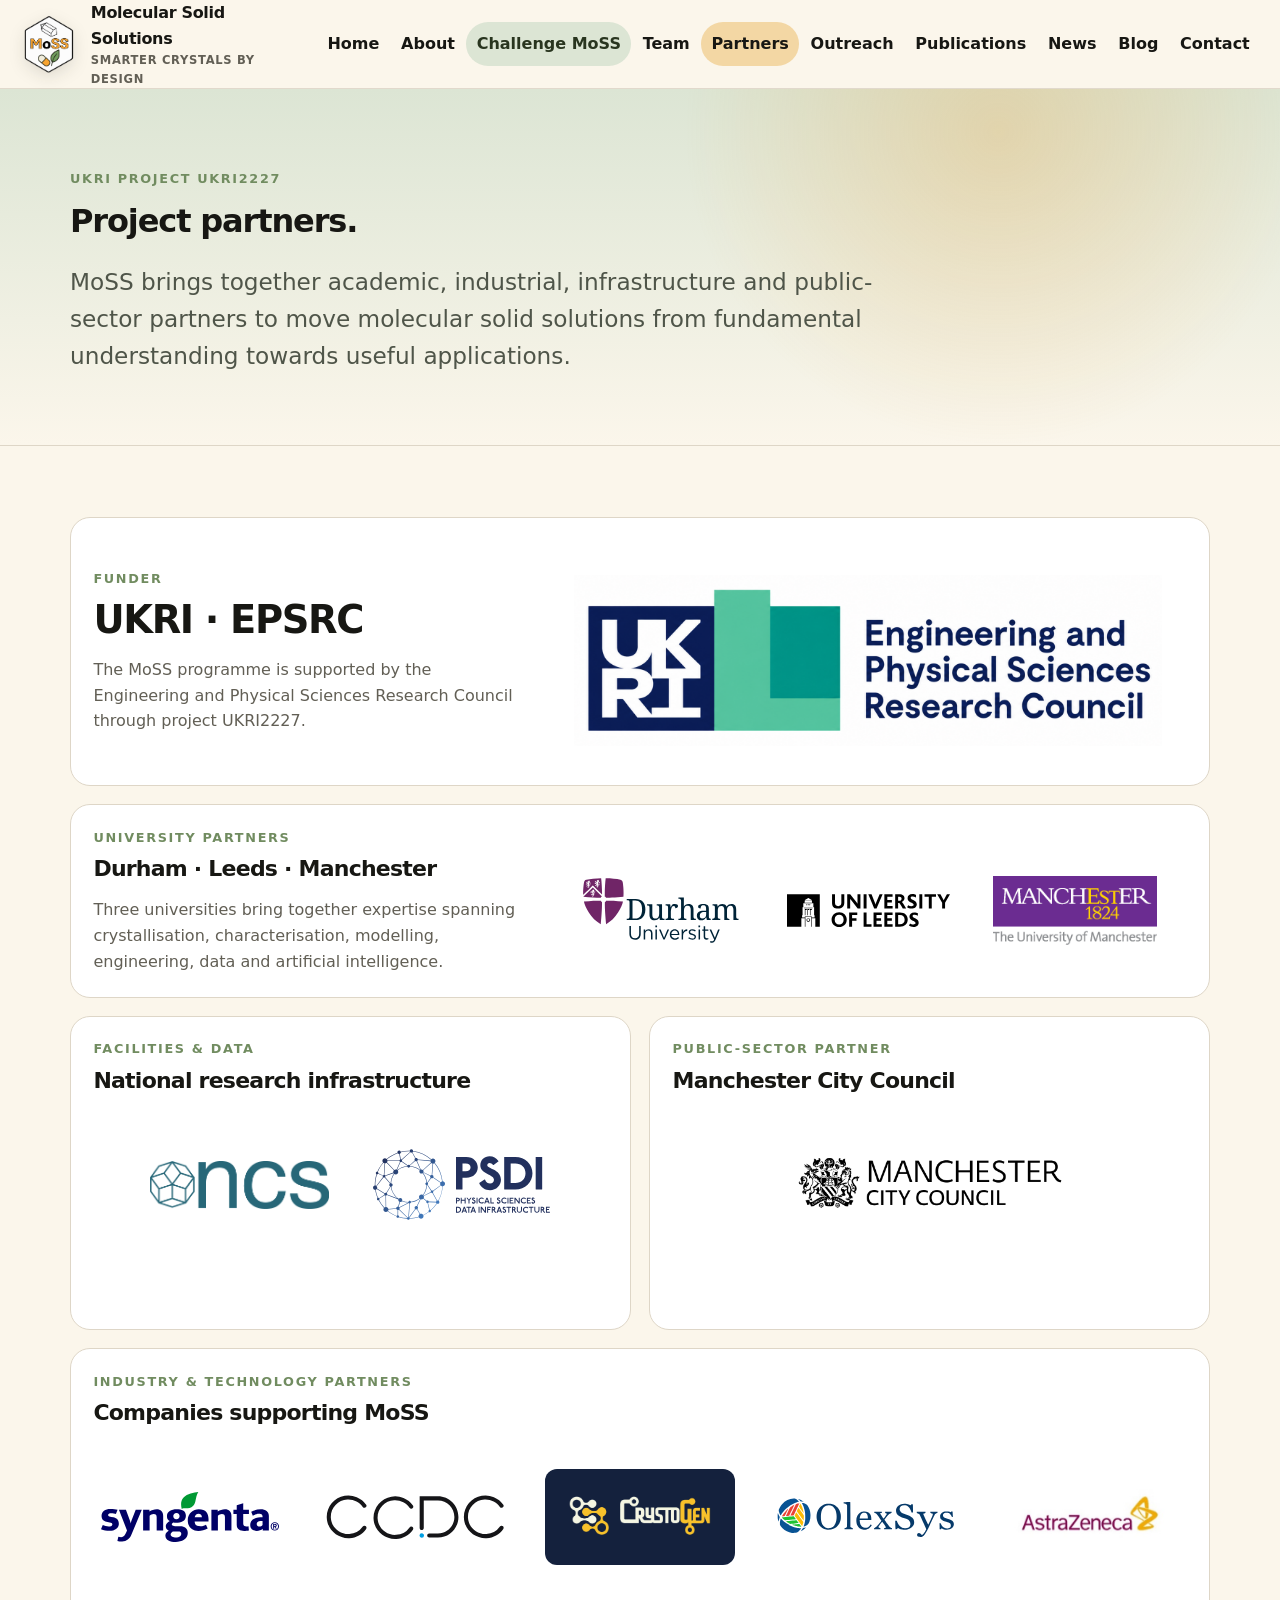
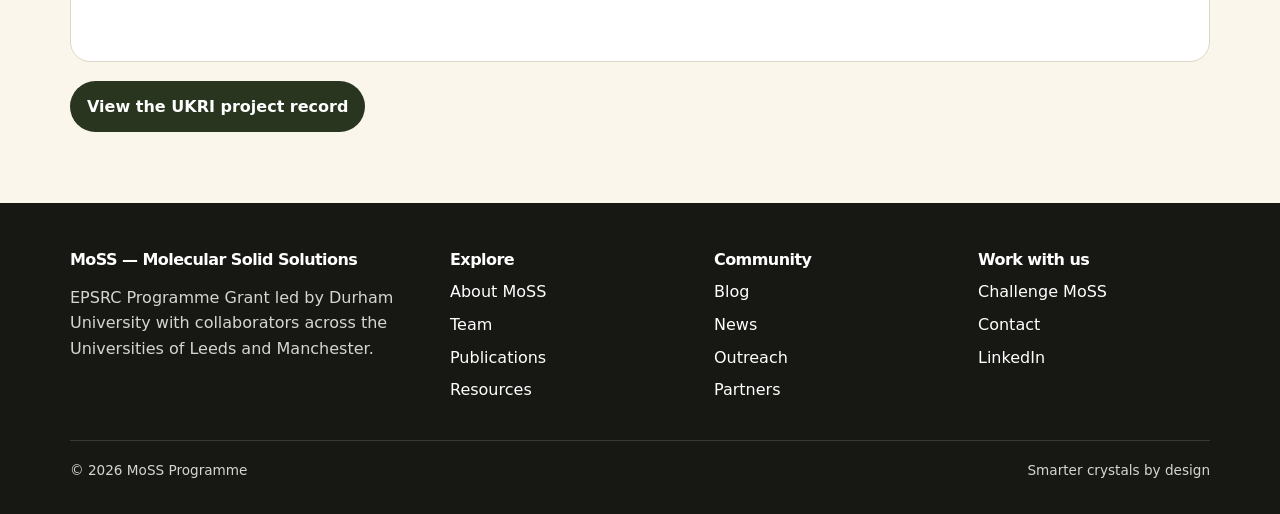
<file: partners.html>
<!doctype html>
<html lang="en">
<head>
  <meta charset="utf-8"><meta name="viewport" content="width=device-width, initial-scale=1">
  <meta name="description" content="Project partners supporting the MoSS Molecular Solid Solutions programme, UKRI project UKRI2227.">
  <title>Project Partners | MoSS</title>
  <link rel="stylesheet" href="styles.css">
</head>
<body>
  <a class="skip-link" href="#main">Skip to content</a>
  <header class="site-header"><div class="nav-wrap">
    <a class="brand" href="index.html"><img class="brand-logo" src="assets/images/moss-hexagon-logo.png" alt="" width="62" height="64"><span class="brand-text">Molecular Solid Solutions<small>Smarter crystals by design</small></span></a>
    <button class="nav-toggle" type="button" aria-expanded="false" aria-controls="site-nav">Menu</button>
    <nav class="nav-links" id="site-nav" aria-label="Primary navigation"><a href="index.html">Home</a><a href="mossinfo.html">About</a><a href="challenge.html">Challenge MoSS</a><a href="team.html">Team</a><a href="partners.html" aria-current="page">Partners</a><a href="outreach.html">Outreach</a><a href="publications.html">Publications</a><a href="news.html">News</a><a href="blog.html">Blog</a><a href="contact.html">Contact</a></nav>
  </div></header>

  <main id="main">
    <section class="page-hero"><div class="container">
      <p class="eyebrow">UKRI project UKRI2227</p>
      <h1>Project partners.</h1>
      <p class="lead">MoSS brings together academic, industrial, infrastructure and public-sector partners to move molecular solid solutions from fundamental understanding towards useful applications.</p>
    </div></section>

    <section class="section"><div class="container">
      <div class="partner-groups">
        <section class="partner-group partner-feature">
          <div><p class="eyebrow">Funder</p><h2>UKRI · EPSRC</h2><p>The MoSS programme is supported by the Engineering and Physical Sciences Research Council through project UKRI2227.</p></div>
          <div class="partner-logos funder-logos">
            <div class="epsrc-lockup">
              <img src="assets/images/partners/ukri-epsrc-lockup.png" alt="UK Research and Innovation and the Engineering and Physical Sciences Research Council">
            </div>
          </div>
        </section>
        <section class="partner-group partner-feature">
          <div><p class="eyebrow">University partners</p><h3>Durham · Leeds · Manchester</h3><p>Three universities bring together expertise spanning crystallisation, characterisation, modelling, engineering, data and artificial intelligence.</p></div>
          <div class="partner-logos university-logos">
            <figure class="partner-logo-item"><div class="partner-logo-frame"><img src="assets/images/partners/durham-official.svg" alt=""></div></figure>
            <figure class="partner-logo-item"><div class="partner-logo-frame"><img src="assets/images/partners/leeds-official.svg" alt=""></div></figure>
            <figure class="partner-logo-item"><div class="partner-logo-frame"><img src="assets/images/partners/manchester-official.png" alt=""></div></figure>
          </div>
        </section>
        <div class="partner-category-grid">
          <section class="partner-group"><p class="eyebrow">Facilities & data</p><h3>National research infrastructure</h3><div class="partner-logos infrastructure-logos">
            <figure class="partner-logo-item"><div class="partner-logo-frame"><img src="assets/images/partners/ncs-official.png" alt=""></div></figure>
            <figure class="partner-logo-item"><div class="partner-logo-frame"><img src="assets/images/partners/psdi-official.svg" alt=""></div></figure>
          </div></section>
          <section class="partner-group"><p class="eyebrow">Public-sector partner</p><h3>Manchester City Council</h3><div class="partner-logos council-logos">
            <figure class="partner-logo-item"><div class="partner-logo-frame"><img src="assets/images/partners/manchester-city-council-logo-cropped.png" alt=""></div></figure>
          </div></section>
          <section class="partner-group companies-group"><p class="eyebrow">Industry & technology partners</p><h3>Companies supporting MoSS</h3><div class="partner-logos company-logos">
            <figure class="partner-logo-item"><div class="partner-logo-frame"><img src="assets/images/partners/syngenta-official.svg" alt=""></div></figure>
            <figure class="partner-logo-item"><div class="partner-logo-frame"><img src="assets/images/partners/ccdc-official.svg" alt=""></div></figure>
            <figure class="partner-logo-item"><div class="partner-logo-frame partner-logo-frame-dark"><img src="assets/images/partners/crystogen-official.png" alt=""></div></figure>
            <figure class="partner-logo-item"><div class="partner-logo-frame"><img src="assets/images/partners/olexsys-official.svg" alt=""></div></figure>
            <figure class="partner-logo-item"><div class="partner-logo-frame"><img class="logo-astrazeneca" src="assets/images/partners/astrazeneca-logo.jpg" alt=""></div></figure>
          </div></section>
        </div>
        <a class="btn green" href="https://gtr.ukri.org/projects?ref=UKRI2227" target="_blank" rel="noopener">View the UKRI project record</a>
      </div>
    </div></section>
  </main>

  <footer class="site-footer"><div class="container"><div class="footer-grid"><div><h3>MoSS — Molecular Solid Solutions</h3><p>EPSRC Programme Grant led by Durham University with collaborators across the Universities of Leeds and Manchester.</p></div><div><h3>Explore</h3><ul><li><a href="mossinfo.html">About MoSS</a></li><li><a href="team.html">Team</a></li><li><a href="publications.html">Publications</a></li><li><a href="resources.html">Resources</a></li></ul></div><div><h3>Community</h3><ul><li><a href="blog.html">Blog</a></li><li><a href="news.html">News</a></li><li><a href="outreach.html">Outreach</a></li><li><a href="partners.html">Partners</a></li></ul></div><div><h3>Work with us</h3><ul><li><a href="challenge.html">Challenge MoSS</a></li><li><a href="contact.html">Contact</a></li><li><a href="https://www.linkedin.com/company/molecular-solid-solutions" target="_blank" rel="noopener">LinkedIn</a></li></ul></div></div><div class="footer-bottom"><span>© <span data-year></span> MoSS Programme</span><span>Smarter crystals by design</span></div></div></footer>
  <script src="script.js"></script>
</body>
</html>
</file>
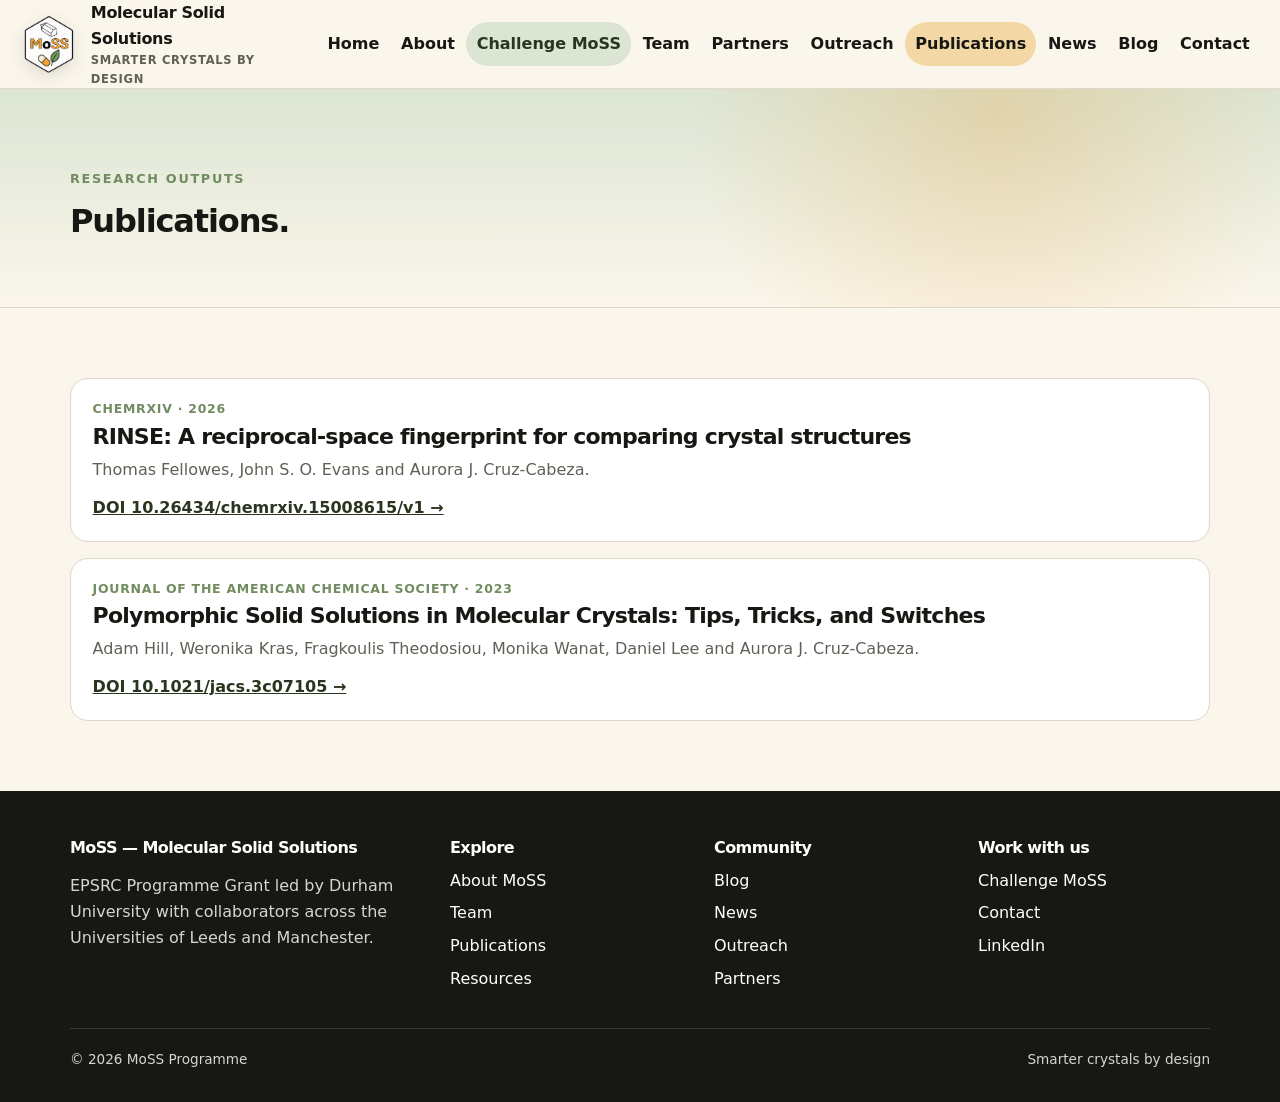
<file: publications.html>
<!doctype html>
<html lang="en">
<head>
  <meta charset="utf-8"><meta name="viewport" content="width=device-width, initial-scale=1">
  <meta name="description" content="Publications and research outputs related to the MoSS programme and molecular solid solutions.">
  <title>Publications | MoSS</title>
  <link rel="stylesheet" href="styles.css">
</head>
<body>
  <a class="skip-link" href="#main">Skip to content</a>
  <header class="site-header"><div class="nav-wrap">
    <a class="brand" href="index.html"><img class="brand-logo" src="assets/images/moss-hexagon-logo.png" alt="" width="62" height="64"><span class="brand-text">Molecular Solid Solutions<small>Smarter crystals by design</small></span></a>
    <button class="nav-toggle" type="button" aria-expanded="false" aria-controls="site-nav">Menu</button>
    <nav class="nav-links" id="site-nav" aria-label="Primary navigation"><a href="index.html">Home</a><a href="mossinfo.html">About</a><a href="challenge.html">Challenge MoSS</a><a href="team.html">Team</a><a href="partners.html">Partners</a><a href="outreach.html">Outreach</a><a aria-current="page" href="publications.html">Publications</a><a href="news.html">News</a><a href="blog.html">Blog</a><a href="contact.html">Contact</a></nav>
  </div></header>

  <main id="main">
    <section class="page-hero"><div class="container"><p class="eyebrow">Research outputs</p><h1>Publications.</h1></div></section>

    <section class="section"><div class="container">
      <div class="pub-list">
        <article class="pub"><div class="meta">ChemRxiv · 2026</div><h3>RINSE: A reciprocal-space fingerprint for comparing crystal structures</h3><p>Thomas Fellowes, John S. O. Evans and Aurora J. Cruz-Cabeza.</p><a href="https://doi.org/10.26434/chemrxiv.15008615/v1" target="_blank" rel="noopener">DOI 10.26434/chemrxiv.15008615/v1 →</a></article>
        <article class="pub"><div class="meta">Journal of the American Chemical Society · 2023</div><h3>Polymorphic Solid Solutions in Molecular Crystals: Tips, Tricks, and Switches</h3><p>Adam Hill, Weronika Kras, Fragkoulis Theodosiou, Monika Wanat, Daniel Lee and Aurora J. Cruz-Cabeza.</p><a href="https://doi.org/10.1021/jacs.3c07105" target="_blank" rel="noopener">DOI 10.1021/jacs.3c07105 →</a></article>
      </div>
    </div></section>
  </main>

  <footer class="site-footer"><div class="container"><div class="footer-grid"><div><h3>MoSS — Molecular Solid Solutions</h3><p>EPSRC Programme Grant led by Durham University with collaborators across the Universities of Leeds and Manchester.</p></div><div><h3>Explore</h3><ul><li><a href="mossinfo.html">About MoSS</a></li><li><a href="team.html">Team</a></li><li><a href="publications.html">Publications</a></li><li><a href="resources.html">Resources</a></li></ul></div><div><h3>Community</h3><ul><li><a href="blog.html">Blog</a></li><li><a href="news.html">News</a></li><li><a href="outreach.html">Outreach</a></li><li><a href="partners.html">Partners</a></li></ul></div><div><h3>Work with us</h3><ul><li><a href="challenge.html">Challenge MoSS</a></li><li><a href="contact.html">Contact</a></li><li><a href="https://www.linkedin.com/company/molecular-solid-solutions" target="_blank" rel="noopener">LinkedIn</a></li></ul></div></div><div class="footer-bottom"><span>© <span data-year></span> MoSS Programme</span><span>Smarter crystals by design</span></div></div></footer>
  <script src="script.js"></script>
</body>
</html>
</file>
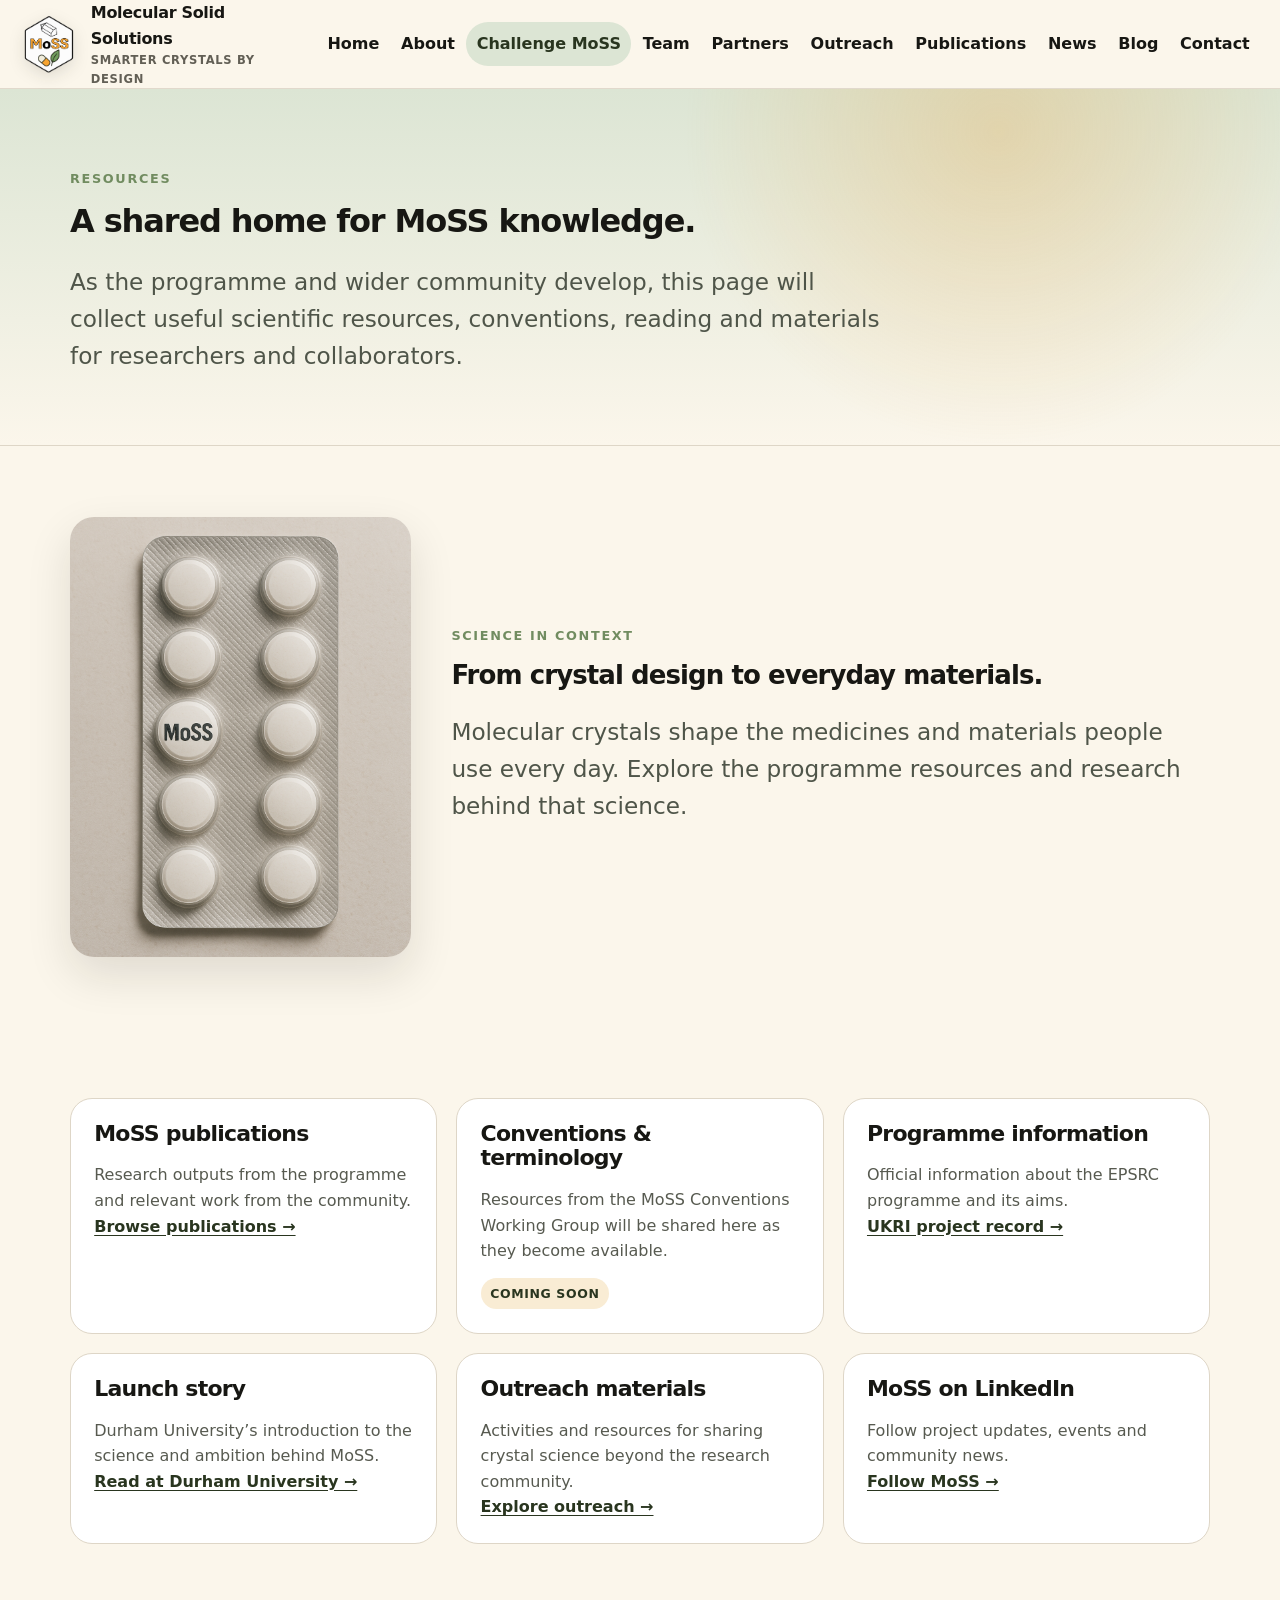
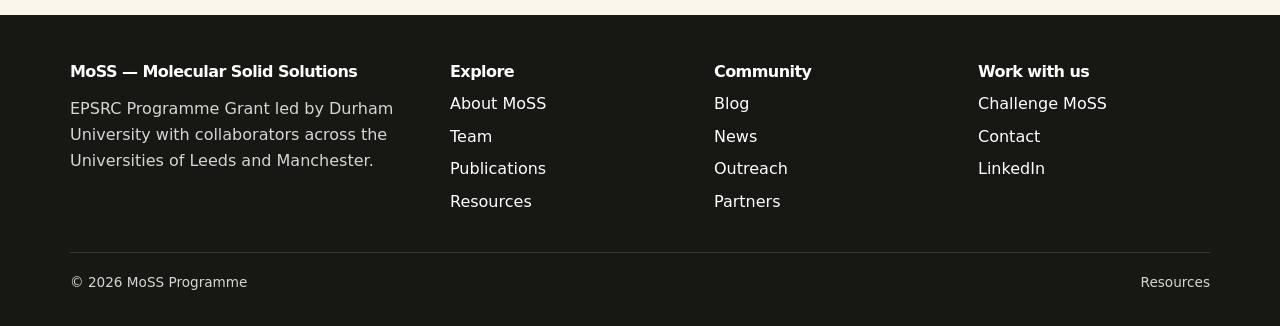
<file: resources.html>
<!doctype html>
<html lang="en">
<head>
  <meta charset="utf-8"><meta name="viewport" content="width=device-width, initial-scale=1">
  <meta name="description" content="Resources from the MoSS Molecular Solid Solutions programme and community.">
  <title>Resources | MoSS</title>
  <link rel="stylesheet" href="styles.css">
</head>
<body>
  <a class="skip-link" href="#main">Skip to content</a>
  <header class="site-header"><div class="nav-wrap">
    <a class="brand" href="index.html"><img class="brand-logo" src="assets/images/moss-hexagon-logo.png" alt="" width="62" height="64"><span class="brand-text">Molecular Solid Solutions<small>Smarter crystals by design</small></span></a>
    <button class="nav-toggle" type="button" aria-expanded="false" aria-controls="site-nav">Menu</button>
    <nav class="nav-links" id="site-nav" aria-label="Primary navigation"><a href="index.html">Home</a><a href="mossinfo.html">About</a><a href="challenge.html">Challenge MoSS</a><a href="team.html">Team</a><a href="partners.html">Partners</a><a href="outreach.html">Outreach</a><a href="publications.html">Publications</a><a href="news.html">News</a><a href="blog.html">Blog</a><a href="contact.html">Contact</a></nav>
  </div></header>

  <main id="main">
    <section class="page-hero"><div class="container"><p class="eyebrow">Resources</p><h1>A shared home for MoSS knowledge.</h1><p class="lead">As the programme and wider community develop, this page will collect useful scientific resources, conventions, reading and materials for researchers and collaborators.</p></div></section>

    <section class="section"><div class="container resource-feature">
      <img src="assets/images/moss-blister-pack.png" alt="Blister pack containing MoSS tablets, illustrating pharmaceutical materials and crystal science">
      <div><p class="eyebrow">Science in context</p><h2>From crystal design to everyday materials.</h2><p class="lead">Molecular crystals shape the medicines and materials people use every day. Explore the programme resources and research behind that science.</p></div>
    </div></section>

    <section class="section"><div class="container"><div class="grid-3">
      <article class="card"><h3>MoSS publications</h3><p>Research outputs from the programme and relevant work from the community.</p><a class="text-link" href="publications.html">Browse publications →</a></article>
      <article class="card"><h3>Conventions & terminology</h3><p>Resources from the MoSS Conventions Working Group will be shared here as they become available.</p><span class="resource-status">Coming soon</span></article>
      <article class="card"><h3>Programme information</h3><p>Official information about the EPSRC programme and its aims.</p><a class="text-link" href="https://gtr.ukri.org/projects?ref=UKRI2227" target="_blank" rel="noopener">UKRI project record →</a></article>
      <article class="card"><h3>Launch story</h3><p>Durham University’s introduction to the science and ambition behind MoSS.</p><a class="text-link" href="https://www.durham.ac.uk/news-events/latest-news/2026/02/durham-leads-project-to-transform-medicines-agrochemicals-and-other-crystalline-based-consumer-products-/" target="_blank" rel="noopener">Read at Durham University →</a></article>
      <article class="card"><h3>Outreach materials</h3><p>Activities and resources for sharing crystal science beyond the research community.</p><a class="text-link" href="outreach.html">Explore outreach →</a></article>
      <article class="card"><h3>MoSS on LinkedIn</h3><p>Follow project updates, events and community news.</p><a class="text-link" href="https://www.linkedin.com/company/molecular-solid-solutions" target="_blank" rel="noopener">Follow MoSS →</a></article>
    </div></div></section>
  </main>

  <footer class="site-footer"><div class="container"><div class="footer-grid"><div><h3>MoSS — Molecular Solid Solutions</h3><p>EPSRC Programme Grant led by Durham University with collaborators across the Universities of Leeds and Manchester.</p></div><div><h3>Explore</h3><ul><li><a href="mossinfo.html">About MoSS</a></li><li><a href="team.html">Team</a></li><li><a href="publications.html">Publications</a></li><li><a href="resources.html">Resources</a></li></ul></div><div><h3>Community</h3><ul><li><a href="blog.html">Blog</a></li><li><a href="news.html">News</a></li><li><a href="outreach.html">Outreach</a></li><li><a href="partners.html">Partners</a></li></ul></div><div><h3>Work with us</h3><ul><li><a href="challenge.html">Challenge MoSS</a></li><li><a href="contact.html">Contact</a></li><li><a href="https://www.linkedin.com/company/molecular-solid-solutions" target="_blank" rel="noopener">LinkedIn</a></li></ul></div></div><div class="footer-bottom"><span>© <span data-year></span> MoSS Programme</span><span>Resources</span></div></div></footer>
  <script src="script.js"></script>
</body>
</html>
</file>
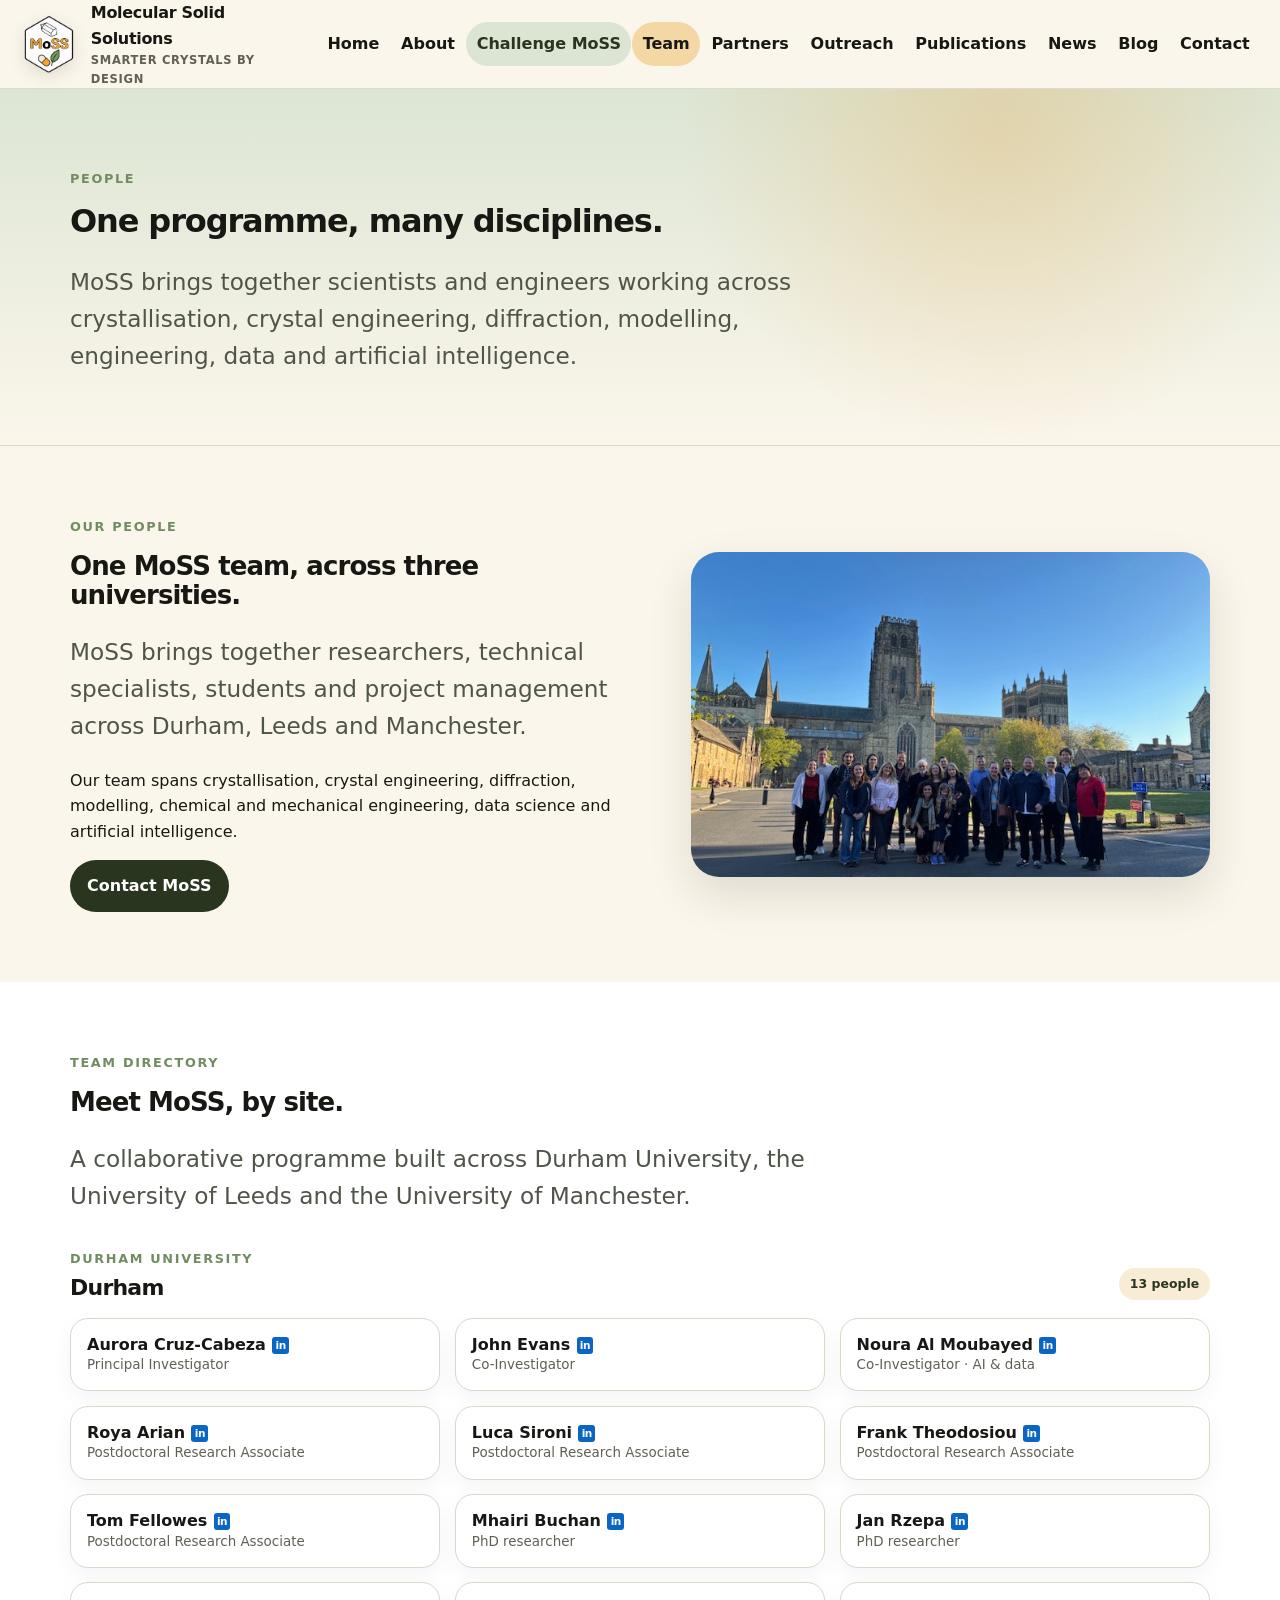
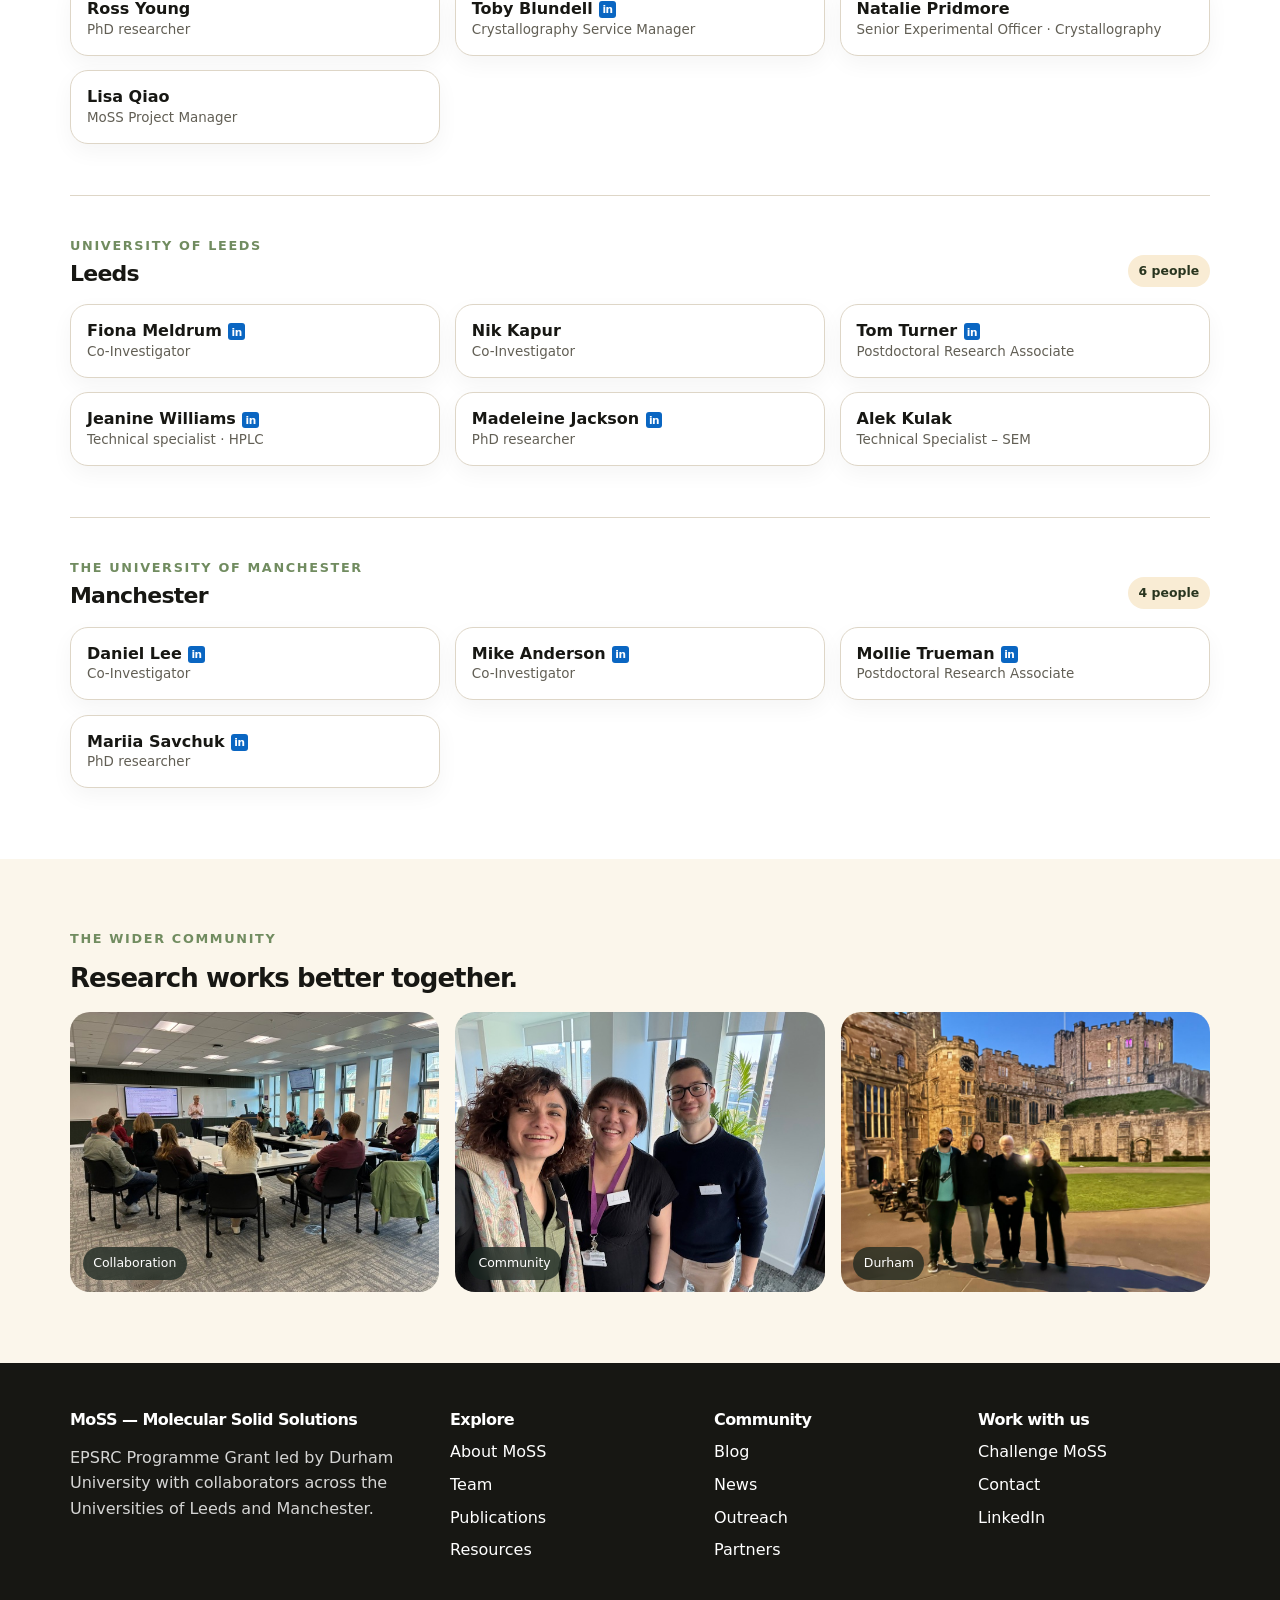
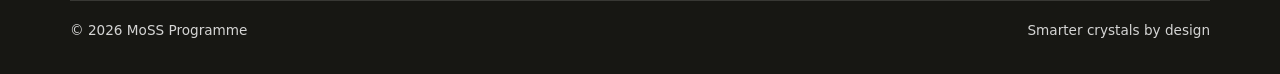
<file: team.html>
<!doctype html>
<html lang="en">
<head>
  <meta charset="utf-8"><meta name="viewport" content="width=device-width, initial-scale=1">
  <meta name="description" content="Meet the interdisciplinary team behind the MoSS Molecular Solid Solutions programme.">
  <title>Team | MoSS</title>
  <link rel="stylesheet" href="styles.css">
</head>
<body>
  <a class="skip-link" href="#main">Skip to content</a>
  <header class="site-header"><div class="nav-wrap">
    <a class="brand" href="index.html"><img class="brand-logo" src="assets/images/moss-hexagon-logo.png" alt="" width="62" height="64"><span class="brand-text">Molecular Solid Solutions<small>Smarter crystals by design</small></span></a>
    <button class="nav-toggle" type="button" aria-expanded="false" aria-controls="site-nav">Menu</button>
    <nav class="nav-links" id="site-nav" aria-label="Primary navigation"><a href="index.html">Home</a><a href="mossinfo.html">About</a><a href="challenge.html">Challenge MoSS</a><a aria-current="page" href="team.html">Team</a><a href="partners.html">Partners</a><a href="outreach.html">Outreach</a><a href="publications.html">Publications</a><a href="news.html">News</a><a href="blog.html">Blog</a><a href="contact.html">Contact</a></nav>
  </div></header>

  <main id="main">
    <section class="page-hero"><div class="container"><p class="eyebrow">People</p><h1>One programme, many disciplines.</h1><p class="lead">MoSS brings together scientists and engineers working across crystallisation, crystal engineering, diffraction, modelling, engineering, data and artificial intelligence.</p></div></section>

    <section class="section"><div class="container split">
      <div><p class="eyebrow">Our people</p><h2>One MoSS team, across three universities.</h2><p class="lead">MoSS brings together researchers, technical specialists, students and project management across Durham, Leeds and Manchester.</p><p>Our team spans crystallisation, crystal engineering, diffraction, modelling, chemical and mechanical engineering, data science and artificial intelligence.</p><a class="btn green" href="contact.html">Contact MoSS</a></div>
      <div class="image-frame wide"><img src="assets/images/team-cathedral.jpeg" alt="Full MoSS team with Durham Cathedral behind them" loading="lazy"></div>
    </div></section>

    <section class="section alt"><div class="container">
      <p class="eyebrow">Team directory</p><h2>Meet MoSS, by site.</h2>
      <p class="lead team-intro">A collaborative programme built across Durham University, the University of Leeds and the University of Manchester.</p>

      <section class="site-team" aria-labelledby="durham-team">
        <div class="site-team-heading"><div><p class="eyebrow">Durham University</p><h3 id="durham-team">Durham</h3></div><span class="site-team-count">13 people</span></div>
        <div class="people-grid">
          <article class="person-card"><div><h4><a class="person-linkedin" href="https://www.linkedin.com/in/aurora-j-cruz-cabeza-92935927" target="_blank" rel="noopener">Aurora Cruz-Cabeza</a></h4><p>Principal Investigator</p></div></article>
          <article class="person-card"><div><h4><a class="person-linkedin" href="https://uk.linkedin.com/in/john-evans-1a686a56" target="_blank" rel="noopener">John Evans</a></h4><p>Co-Investigator</p></div></article>
          <article class="person-card"><div><h4><a class="person-linkedin" href="https://www.linkedin.com/in/noura-al-moubayed-6832b424" target="_blank" rel="noopener">Noura Al Moubayed</a></h4><p>Co-Investigator · AI & data</p></div></article>
          <article class="person-card"><div><h4><a class="person-linkedin" href="https://www.linkedin.com/in/roya-arian-b38a1223b" target="_blank" rel="noopener">Roya Arian</a></h4><p>Postdoctoral Research Associate</p></div></article>
          <article class="person-card"><div><h4><a class="person-linkedin" href="https://uk.linkedin.com/in/sironi-luca" target="_blank" rel="noopener">Luca Sironi</a></h4><p>Postdoctoral Research Associate</p></div></article>
          <article class="person-card"><div><h4><a class="person-linkedin" href="https://uk.linkedin.com/in/fragkoulis-theodosiou" target="_blank" rel="noopener">Frank Theodosiou</a></h4><p>Postdoctoral Research Associate</p></div></article>
          <article class="person-card"><div><h4><a class="person-linkedin" href="https://www.linkedin.com/in/thomas-fellowes-bb038654/" target="_blank" rel="noopener">Tom Fellowes</a></h4><p>Postdoctoral Research Associate</p></div></article>
          <article class="person-card"><div><h4><a class="person-linkedin" href="https://www.linkedin.com/in/mhairi-buchan-863970309/" target="_blank" rel="noopener">Mhairi Buchan</a></h4><p>PhD researcher</p></div></article>
          <article class="person-card"><div><h4><a class="person-linkedin" href="https://uk.linkedin.com/in/jan-rzepa-8866a1311" target="_blank" rel="noopener">Jan Rzepa</a></h4><p>PhD researcher</p></div></article>
          <article class="person-card"><div><h4>Ross Young</h4><p>PhD researcher</p></div></article>
          <article class="person-card"><div><h4><a class="person-linkedin" href="https://uk.linkedin.com/in/toby-blundell" target="_blank" rel="noopener">Toby Blundell</a></h4><p>Crystallography Service Manager</p></div></article>
          <article class="person-card"><div><h4>Natalie Pridmore</h4><p>Senior Experimental Officer · Crystallography</p></div></article>
          <article class="person-card"><div><h4>Lisa Qiao</h4><p>MoSS Project Manager</p></div></article>
        </div>
      </section>

      <section class="site-team" aria-labelledby="leeds-team">
        <div class="site-team-heading"><div><p class="eyebrow">University of Leeds</p><h3 id="leeds-team">Leeds</h3></div><span class="site-team-count">6 people</span></div>
        <div class="people-grid">
          <article class="person-card"><div><h4><a class="person-linkedin" href="https://uk.linkedin.com/in/fiona-meldrum-8b47937b" target="_blank" rel="noopener">Fiona Meldrum</a></h4><p>Co-Investigator</p></div></article>
          <article class="person-card"><div><h4>Nik Kapur</h4><p>Co-Investigator</p></div></article>
          <article class="person-card"><div><h4><a class="person-linkedin" href="https://www.linkedin.com/in/thomas-turner-freelance-developer/" target="_blank" rel="noopener">Tom Turner</a></h4><p>Postdoctoral Research Associate</p></div></article>
          <article class="person-card"><div><h4><a class="person-linkedin" href="https://uk.linkedin.com/in/jeanine-williams-34858ba5" target="_blank" rel="noopener">Jeanine Williams</a></h4><p>Technical specialist · HPLC</p></div></article>
          <article class="person-card"><div><h4><a class="person-linkedin" href="https://uk.linkedin.com/in/madeleine-jackson-11b10b14b" target="_blank" rel="noopener">Madeleine Jackson</a></h4><p>PhD researcher</p></div></article>
          <article class="person-card"><div><h4>Alek Kulak</h4><p>Technical Specialist – SEM</p></div></article>
        </div>
      </section>

      <section class="site-team" aria-labelledby="manchester-team">
        <div class="site-team-heading"><div><p class="eyebrow">The University of Manchester</p><h3 id="manchester-team">Manchester</h3></div><span class="site-team-count">4 people</span></div>
        <div class="people-grid">
          <article class="person-card"><div><h4><a class="person-linkedin" href="https://uk.linkedin.com/in/daniel-lee-a56908173" target="_blank" rel="noopener">Daniel Lee</a></h4><p>Co-Investigator</p></div></article>
          <article class="person-card"><div><h4><a class="person-linkedin" href="https://www.linkedin.com/in/mike-anderson-292b3a36/" target="_blank" rel="noopener">Mike Anderson</a></h4><p>Co-Investigator</p></div></article>
          <article class="person-card"><div><h4><a class="person-linkedin" href="https://www.linkedin.com/in/mollie-trueman-b37872153/" target="_blank" rel="noopener">Mollie Trueman</a></h4><p>Postdoctoral Research Associate</p></div></article>
          <article class="person-card"><div><h4><a class="person-linkedin" href="https://uk.linkedin.com/in/mariia-savchuk-539886185" target="_blank" rel="noopener">Mariia Savchuk</a></h4><p>PhD researcher</p></div></article>
        </div>
      </section>
    </div></section>

    <section class="section"><div class="container"><p class="eyebrow">The wider community</p><h2>Research works better together.</h2>
      <div class="gallery">
        <figure><img src="assets/images/workshop-2.jpeg" alt="MoSS round-table meeting" loading="lazy"><figcaption>Collaboration</figcaption></figure>
        <figure><img src="assets/images/community.jpeg" alt="MoSS colleagues together in Durham" loading="lazy"><figcaption>Community</figcaption></figure>
        <figure><img src="assets/images/castle-evening.jpeg" alt="Colleagues at Durham Castle during a MoSS gathering" loading="lazy"><figcaption>Durham</figcaption></figure>
      </div>
    </div></section>
  </main>

  <footer class="site-footer"><div class="container"><div class="footer-grid"><div><h3>MoSS — Molecular Solid Solutions</h3><p>EPSRC Programme Grant led by Durham University with collaborators across the Universities of Leeds and Manchester.</p></div><div><h3>Explore</h3><ul><li><a href="mossinfo.html">About MoSS</a></li><li><a href="team.html">Team</a></li><li><a href="publications.html">Publications</a></li><li><a href="resources.html">Resources</a></li></ul></div><div><h3>Community</h3><ul><li><a href="blog.html">Blog</a></li><li><a href="news.html">News</a></li><li><a href="outreach.html">Outreach</a></li><li><a href="partners.html">Partners</a></li></ul></div><div><h3>Work with us</h3><ul><li><a href="challenge.html">Challenge MoSS</a></li><li><a href="contact.html">Contact</a></li><li><a href="https://www.linkedin.com/company/molecular-solid-solutions" target="_blank" rel="noopener">LinkedIn</a></li></ul></div></div><div class="footer-bottom"><span>© <span data-year></span> MoSS Programme</span><span>Smarter crystals by design</span></div></div></footer>
  <script src="script.js"></script>
</body>
</html>
</file>
<file: styles.css>
:root {
  --ink: #171713;
  --muted: #625f55;
  --paper: #fbf6eb;
  --white: #ffffff;
  --moss: #718c60;
  --moss-deep: #29351f;
  --sage: #dce5d4;
  --orange: #e5a23f;
  --orange-pale: #f3d7a4;
  --orange-soft: #f9ecd4;
  --line: #ded6c7;
  --shadow: 0 18px 45px rgba(23, 23, 19, 0.12);
  --radius: 22px;
  --max: 1180px;
}

* { box-sizing: border-box; }
html { scroll-behavior: smooth; }
body {
  margin: 0;
  font-family: Inter, ui-sans-serif, system-ui, -apple-system, BlinkMacSystemFont, "Segoe UI", sans-serif;
  color: var(--ink);
  background: var(--paper);
  line-height: 1.6;
  overflow-x: hidden;
}
img { max-width: 100%; display: block; }
a { color: var(--moss-deep); }
a:hover { color: var(--moss); }

.skip-link {
  position: absolute;
  left: -9999px;
  top: 0;
  z-index: 1000;
  background: var(--white);
  padding: 0.75rem 1rem;
}
.skip-link:focus { left: 1rem; top: 1rem; }

.site-header {
  position: sticky;
  top: 0;
  z-index: 50;
  background: rgba(251, 246, 235, 0.94);
  backdrop-filter: blur(14px);
  border-bottom: 1px solid rgba(222, 214, 199, 0.86);
}
.nav-wrap {
  max-width: var(--max);
  margin: 0 auto;
  padding: 0 1.25rem;
  min-height: 76px;
  display: flex;
  align-items: center;
  justify-content: space-between;
  gap: 1rem;
}
.brand {
  display: inline-flex;
  align-items: center;
  gap: 0.8rem;
  text-decoration: none;
  color: var(--ink);
  font-weight: 800;
  letter-spacing: -0.02em;
}
.brand-logo {
  width: 58px;
  height: 60px;
  object-fit: contain;
  flex: 0 0 auto;
  filter: drop-shadow(0 5px 8px rgba(23, 23, 19, 0.12));
}
.brand-text small {
  display: block;
  color: var(--muted);
  font-size: 0.72rem;
  font-weight: 650;
  letter-spacing: 0.06em;
  text-transform: uppercase;
}
.nav-links {
  display: flex;
  align-items: center;
  gap: 0.2rem;
}
.nav-links a {
  text-decoration: none;
  color: var(--ink);
  font-weight: 650;
  padding: 0.65rem 0.8rem;
  border-radius: 999px;
  font-size: 0.94rem;
}
.nav-links a:hover,
.nav-links a[aria-current="page"] {
  background: var(--orange-pale);
  color: var(--ink);
}
.nav-toggle {
  display: none;
  border: 1px solid var(--line);
  background: var(--white);
  border-radius: 12px;
  padding: 0.6rem 0.75rem;
  font: inherit;
  font-weight: 700;
}

main { overflow: hidden; }
.container { max-width: var(--max); margin: 0 auto; padding: 0 1.25rem; }
.section { padding: 5rem 0; }
.section-tight { padding: 3.2rem 0; }
.section.alt { background: var(--white); }
.eyebrow {
  margin: 0 0 0.9rem;
  color: var(--moss);
  font-size: 0.8rem;
  font-weight: 800;
  text-transform: uppercase;
  letter-spacing: 0.13em;
}
h1, h2, h3 {
  line-height: 1.12;
  letter-spacing: -0.035em;
  margin-top: 0;
}
h1 { font-size: clamp(3rem, 7vw, 6.5rem); margin-bottom: 1.2rem; }
h2 { font-size: clamp(2.2rem, 4vw, 4rem); margin-bottom: 1.2rem; }
h3 { font-size: 1.35rem; margin-bottom: 0.65rem; }
.lead {
  font-size: clamp(1.15rem, 2vw, 1.45rem);
  color: #4f5549;
  max-width: 800px;
}
.prose { max-width: 780px; }
.prose p { color: #50554a; }

.hero {
  min-height: calc(100vh - 76px);
  position: relative;
  display: grid;
  align-items: end;
  background: var(--moss-deep);
  color: white;
}
.hero::before {
  content: "";
  position: absolute;
  inset: 0;
  background-image:
    linear-gradient(180deg, rgba(23, 23, 19, 0.12) 0%, rgba(41, 53, 31, 0.24) 38%, rgba(23, 23, 19, 0.88) 100%),
    url("assets/images/team-cathedral.jpeg");
  background-position: center;
  background-size: cover;
}
.hero-content {
  position: relative;
  z-index: 1;
  width: 100%;
  max-width: var(--max);
  margin: 0 auto;
  padding: 6rem 1.25rem 4.4rem;
}
.hero h1 { max-width: 970px; }
.hero .lead { color: rgba(255,255,255,0.9); max-width: 760px; }
.hero-kicker {
  display: inline-flex;
  gap: 0.55rem;
  align-items: center;
  margin-bottom: 1.2rem;
  padding: 0.45rem 0.75rem;
  border: 1px solid rgba(255,255,255,0.28);
  border-radius: 999px;
  background: rgba(255,255,255,0.12);
  backdrop-filter: blur(8px);
  font-weight: 750;
  font-size: 0.82rem;
  letter-spacing: 0.05em;
  text-transform: uppercase;
}
.hero-actions { display: flex; gap: 0.8rem; flex-wrap: wrap; margin-top: 2rem; }
.btn {
  display: inline-flex;
  align-items: center;
  justify-content: center;
  gap: 0.45rem;
  min-height: 48px;
  padding: 0.75rem 1rem;
  border-radius: 999px;
  text-decoration: none;
  font-weight: 750;
  border: 1px solid transparent;
}
.btn.primary { background: var(--orange-pale); color: var(--ink); }
.btn.secondary { border-color: rgba(255,255,255,0.38); color: white; background: rgba(255,255,255,0.08); }
.btn.green { background: var(--moss-deep); color: white; }
.btn.green:hover { background: var(--moss); color: var(--ink); }
.btn.outline { border-color: var(--line); background: white; color: var(--moss-deep); }

.stats {
  display: grid;
  grid-template-columns: repeat(4, 1fr);
  gap: 1rem;
  margin-top: -1.5rem;
  position: relative;
  z-index: 2;
}
.stat {
  background: var(--white);
  border: 1px solid var(--line);
  border-radius: 18px;
  padding: 1.35rem;
  box-shadow: var(--shadow);
}
.stat strong { display: block; font-size: 1.8rem; color: var(--moss-deep); letter-spacing: -0.03em; }
.stat span { color: var(--muted); font-size: 0.92rem; }

.grid-2, .grid-3, .grid-4 { display: grid; gap: 1.2rem; }
.grid-2 { grid-template-columns: repeat(2, minmax(0,1fr)); }
.grid-3 { grid-template-columns: repeat(3, minmax(0,1fr)); }
.grid-4 { grid-template-columns: repeat(4, minmax(0,1fr)); }
.card {
  background: var(--white);
  border: 1px solid var(--line);
  border-radius: var(--radius);
  padding: 1.45rem;
}
.card.soft { background: var(--sage); border-color: transparent; }
.card p { color: #575a50; margin-bottom: 0; }
.card .number {
  width: 38px; height: 38px; border-radius: 10px; display: grid; place-items: center;
  background: var(--orange-pale); color: var(--ink); font-weight: 800; margin-bottom: 1rem;
}

.split {
  display: grid;
  grid-template-columns: 1.05fr 0.95fr;
  gap: 3rem;
  align-items: center;
}
.image-frame {
  border-radius: 28px;
  overflow: hidden;
  box-shadow: var(--shadow);
  background: var(--sage);
}
.image-frame img { width: 100%; height: 100%; object-fit: cover; }
.image-frame.landscape { aspect-ratio: 4 / 3; }
.image-frame.wide { aspect-ratio: 16 / 10; }
.image-frame.portrait { aspect-ratio: 4 / 5; }

.moss-intro { padding-bottom: 5rem; }
.community-card {
  overflow: hidden;
  border: 1px solid var(--line);
  border-radius: 28px;
  background: var(--paper);
  box-shadow: var(--shadow);
}
.community-photo { background: var(--sage); }
.community-photo img { width: 100%; height: auto; object-fit: contain; }
.community-copy { padding: clamp(1.5rem, 4vw, 3rem); }
.community-copy .prose { max-width: 900px; }
.moss-definition {
  display: grid;
  grid-template-columns: minmax(0, 0.85fr) minmax(520px, 1.15fr);
  gap: 3rem;
  align-items: center;
  margin-top: 2.25rem;
}
.moss-definition > div > p:last-child { max-width: 620px; color: var(--muted); font-size: 1.05rem; }
.moss-diagram {
  margin: 0;
  overflow: hidden;
  border: 1px solid var(--line);
  border-radius: 24px;
  background: var(--white);
  box-shadow: var(--shadow);
}
.moss-diagram img { width: 100%; height: auto; }
.project-aim { max-width: 940px; }
.wp-layout {
  display: grid;
  grid-template-columns: minmax(360px, 1fr) minmax(300px, 0.82fr);
  gap: 3.5rem;
  align-items: center;
  margin-top: 2.5rem;
}
.wp-figure {
  margin: 0;
  overflow: hidden;
  border: 1px solid var(--line);
  border-radius: 28px;
  background: var(--white);
  box-shadow: var(--shadow);
}
.wp-figure img { width: 100%; height: auto; }
.wp-list { display: grid; gap: 0.75rem; }
.wp-item {
  display: grid;
  grid-template-columns: 54px 1fr;
  gap: 0.9rem;
  align-items: start;
  padding: 0.9rem 0;
  border-bottom: 1px solid var(--line);
}
.wp-item:last-child { border-bottom: 0; }
.wp-item > span {
  display: grid;
  place-items: center;
  min-height: 38px;
  border-radius: 10px;
  background: var(--orange-pale);
  color: var(--ink);
  font-size: 0.8rem;
  font-weight: 850;
}
.wp-item h3 { margin: 0 0 0.25rem; font-size: 1.1rem; }
.wp-item p { margin: 0; color: var(--muted); font-size: 0.94rem; line-height: 1.45; }

.partner-groups { display: grid; gap: 1.15rem; }
.partner-group {
  padding: 1.4rem;
  border: 1px solid var(--line);
  border-radius: 20px;
  background: var(--white);
}
.partner-group h2, .partner-group h3 { margin-bottom: 0.65rem; }
.partner-group h2 { font-size: clamp(2rem, 3vw, 3rem); }
.partner-group p:last-child { margin-bottom: 0; color: var(--muted); }
.partner-feature {
  display: grid;
  grid-template-columns: minmax(0, 0.8fr) minmax(360px, 1.2fr);
  gap: 2rem;
  align-items: center;
}
.partner-logos {
  display: flex;
  flex-wrap: wrap;
  align-items: flex-start;
  justify-content: center;
  gap: 1.6rem 2rem;
}
.partner-logo-item {
  width: min(210px, 100%);
  margin: 0;
  display: grid;
  justify-items: center;
  gap: 0.7rem;
}
.partner-logo-frame {
  width: 100%;
  height: 96px;
  display: grid;
  place-items: center;
  padding: 0.35rem;
  overflow: hidden;
}
.partner-logo-frame-dark {
  padding: 0.8rem;
  border-radius: 12px;
  background: #14213d;
}
.partner-logo-item figcaption {
  max-width: 220px;
  color: var(--muted);
  font-size: 0.86rem;
  font-weight: 750;
  line-height: 1.35;
  text-align: center;
}
.partner-logo-frame img {
  display: block;
  width: auto;
  height: auto;
  max-width: 100%;
  max-height: 100%;
  object-fit: contain;
}
.partner-logo-frame .logo-astrazeneca {
  width: 100%;
  height: auto;
  max-width: 100%;
  max-height: 100%;
  object-fit: contain;
}
.funder-logos .partner-logo-item { width: min(300px, 100%); }
.funder-logos .partner-logo-frame { height: 150px; }
.funder-logos img { width: auto; height: 145px; max-height: 145px; }
.university-logos .partner-logo-item { width: min(175px, 100%); }
.university-logos .partner-logo-frame { height: 82px; }
.partner-category-grid {
  display: grid;
  grid-template-columns: repeat(2, minmax(0, 1fr));
  gap: 1.15rem;
}
.partner-category-grid .partner-group { display: grid; align-content: start; }
.infrastructure-logos, .council-logos { min-height: 170px; }
.infrastructure-logos .partner-logo-item { width: min(190px, 100%); }
.council-logos .partner-logo-item { width: min(285px, 100%); }
.council-logos .partner-logo-frame { height: 92px; }
.council-logos .partner-logo-frame img {
  width: 100%;
  height: auto;
  max-width: 100%;
  max-height: 100%;
  object-fit: contain;
}
.companies-group { grid-column: 1 / -1; }
.company-logos { justify-content: space-around; min-height: 170px; }
.company-logos .partner-logo-item { width: min(190px, 100%); }
.partner-category-grid h3 { min-height: 2.4rem; }
.partner-group .eyebrow { margin-bottom: 0.55rem; }
.partner-group > .partner-logos:last-child {
  margin-top: 1.2rem;
}
.partner-groups > .btn { justify-self: start; }

.gallery {
  display: grid;
  grid-template-columns: 1.2fr 0.8fr 0.8fr;
  grid-template-rows: 240px 240px;
  gap: 1rem;
}
.gallery figure {
  margin: 0;
  border-radius: 20px;
  overflow: hidden;
  position: relative;
  background: #ddd;
}
.gallery figure:first-child { grid-row: 1 / 3; }
.gallery img { width: 100%; height: 100%; object-fit: cover; }
.gallery figcaption {
  position: absolute;
  left: 0.8rem; bottom: 0.8rem;
  padding: 0.4rem 0.65rem;
  background: rgba(20,34,29,0.72);
  color: white;
  border-radius: 999px;
  font-size: 0.78rem;
  backdrop-filter: blur(8px);
}

.page-hero {
  padding: 6.5rem 0 3.5rem;
  background:
    radial-gradient(circle at 78% 12%, rgba(229,162,63,.28), transparent 30%),
    linear-gradient(180deg, var(--sage), var(--paper));
  border-bottom: 1px solid var(--line);
}
.page-hero h1 { font-size: clamp(3rem, 6vw, 5.7rem); }
.page-hero .lead { max-width: 820px; }

.outreach-intro { max-width: 860px; margin-bottom: 2.2rem; }
.outreach-activity-grid {
  display: grid;
  grid-template-columns: repeat(3, minmax(0, 1fr));
  gap: 1.25rem;
  align-items: stretch;
}
.outreach-card {
  display: flex;
  flex-direction: column;
  min-width: 0;
  overflow: hidden;
  border: 1px solid var(--line);
  border-radius: 24px;
  background: var(--white);
  box-shadow: 0 14px 36px rgba(23, 23, 19, 0.09);
}
.outreach-image { margin: 0; background: var(--sage); }
.outreach-image img {
  width: 100%;
  aspect-ratio: 4 / 3;
  object-fit: cover;
}
.outreach-image figcaption {
  padding: 0.55rem 1rem;
  border-bottom: 1px solid var(--line);
  background: var(--orange-soft);
  color: var(--muted);
  font-size: 0.76rem;
}
.outreach-card-body {
  display: flex;
  flex: 1;
  flex-direction: column;
  padding: 1.35rem;
}
.outreach-meta {
  display: flex;
  flex-wrap: wrap;
  gap: 0.45rem;
  margin-bottom: 1rem;
}
.outreach-meta span {
  padding: 0.34rem 0.6rem;
  border-radius: 999px;
  background: var(--sage);
  color: var(--moss-deep);
  font-size: 0.72rem;
  font-weight: 800;
  letter-spacing: 0.035em;
  text-transform: uppercase;
}
.outreach-card h3 { font-size: 1.55rem; }
.outreach-card p { margin-top: 0; color: var(--muted); }
.outreach-card .text-link {
  margin-top: auto;
  padding-top: 0.8rem;
  font-weight: 800;
  text-decoration-thickness: 1px;
  text-underline-offset: 0.2em;
}
.outreach-note {
  margin-top: auto !important;
  padding-top: 0.85rem;
  border-top: 1px solid var(--line);
  font-size: 0.88rem;
  font-weight: 700;
}
.outreach-contact {
  display: flex;
  align-items: end;
  justify-content: space-between;
  gap: 2rem;
}
.outreach-contact h2 { max-width: 760px; }
.outreach-contact p:not(.eyebrow) { max-width: 760px; color: var(--muted); }
.outreach-contact .btn { flex: 0 0 auto; }

.callout {
  padding: 1.5rem;
  border-left: 4px solid var(--orange);
  background: var(--orange-soft);
  border-radius: 0 16px 16px 0;
  color: #4f493f;
}

.team-list {
  display: grid;
  grid-template-columns: repeat(2, minmax(0, 1fr));
  gap: 0.8rem;
}
.person-row {
  display: flex;
  justify-content: space-between;
  align-items: baseline;
  gap: 1rem;
  background: white;
  border: 1px solid var(--line);
  border-radius: 14px;
  padding: 0.95rem 1rem;
}
.person-row strong { font-size: 1rem; }
.person-row span { color: var(--muted); font-size: 0.88rem; text-align: right; }

.pub-list { display: grid; gap: 1rem; }
.pub {
  background: white;
  border: 1px solid var(--line);
  border-radius: 18px;
  padding: 1.25rem 1.35rem;
}
.pub .meta { color: var(--moss); font-weight: 800; font-size: 0.78rem; letter-spacing: 0.06em; text-transform: uppercase; }
.pub h3 { margin: 0.35rem 0 0.45rem; }
.pub p { color: var(--muted); margin: 0; }
.pub a { display: inline-block; margin-top: 0.8rem; font-weight: 750; }

.contact-box {
  display: grid;
  grid-template-columns: 1.1fr .9fr;
  gap: 1.5rem;
  border-radius: 26px;
  padding: 2rem;
  background: var(--ink);
  color: white;
}
.contact-eyebrow { color: var(--orange-pale); }
.contact-box p { color: rgba(255,255,255,0.82); }
.contact-box a { color: white; }
.contact-details {
  display: grid;
  gap: 0.8rem;
  align-content: start;
}
.contact-item {
  border: 1px solid rgba(255,255,255,.18);
  background: rgba(255,255,255,.06);
  border-radius: 16px;
  padding: 1rem;
}
.contact-item small { display:block; color: rgba(255,255,255,.68); text-transform:uppercase; letter-spacing:.08em; font-weight:800; }
.project-manager-card {
  max-width: 480px;
  margin-top: 1.5rem;
  padding: 1.15rem 1.25rem;
  border: 1px solid rgba(255,255,255,.2);
  border-radius: 16px;
  background: rgba(255,255,255,.08);
}
.project-manager-card small {
  display: block;
  margin-bottom: 0.4rem;
  color: var(--orange-pale);
  font-weight: 800;
  letter-spacing: .08em;
  text-transform: uppercase;
}
.project-manager-card h3 { margin-bottom: 0.25rem; }
.project-manager-card p { margin: 0 0 0.35rem; }
.project-manager-card a { font-weight: 750; }
.project-manager-card.standalone {
  max-width: none;
  margin-top: 1.25rem;
  padding: 1.35rem 1.5rem;
  border: 0;
  background: var(--moss-deep);
  color: var(--white);
  box-shadow: var(--shadow);
}
.project-manager-card.standalone p { color: rgba(255,255,255,.8); }
.project-manager-card.standalone a { color: var(--white); }

.site-footer {
  background: var(--ink);
  color: rgba(255,255,255,.82);
  padding: 3rem 0 2rem;
}
.footer-grid {
  display: grid;
  grid-template-columns: 1.4fr 1fr 1fr;
  gap: 2rem;
}
.site-footer a { color: white; text-decoration: none; }
.site-footer a:hover { text-decoration: underline; }
.site-footer h3 { color: white; font-size: 1rem; }
.site-footer ul { list-style: none; padding: 0; margin: 0; display: grid; gap: 0.45rem; }
.footer-bottom {
  margin-top: 2.3rem;
  padding-top: 1.2rem;
  border-top: 1px solid rgba(255,255,255,.14);
  display:flex;
  justify-content:space-between;
  gap:1rem;
  font-size:.85rem;
}

@media (max-width: 900px) {
  .nav-toggle { display: inline-block; }
  .nav-links {
    display: none;
    position: absolute;
    top: 76px;
    left: 0;
    right: 0;
    background: var(--paper);
    padding: 0.8rem 1.25rem 1.1rem;
    border-bottom: 1px solid var(--line);
    flex-direction: column;
    align-items: stretch;
  }
  .nav-links.open { display: flex; }
  .nav-links a { border-radius: 12px; }
  .split, .contact-box, .wp-layout, .moss-definition, .partner-feature, .partner-category-grid { grid-template-columns: 1fr; }
  .companies-group { grid-column: auto; }
  .partner-category-grid h3 { min-height: 0; }
  .stats { grid-template-columns: repeat(2, 1fr); }
  .grid-3, .grid-4 { grid-template-columns: repeat(2, minmax(0,1fr)); }
  .outreach-activity-grid { grid-template-columns: repeat(2, minmax(0, 1fr)); }
  .outreach-card:last-child { grid-column: 1 / -1; }
  .gallery { grid-template-columns: 1fr 1fr; grid-template-rows: 280px 220px 220px; }
  .gallery figure:first-child { grid-column: 1/3; grid-row: auto; }
  .footer-grid { grid-template-columns: 1fr 1fr; }
}

@media (max-width: 620px) {
  .nav-wrap { padding: 0 0.75rem; }
  .brand { gap: 0.55rem; }
  .brand-logo { width: 50px; height: 52px; }
  .funder-logos .partner-logo-frame { height: 125px; }
  .funder-logos img { height: 120px; max-height: 120px; }
  .brand-text { font-size: 0.88rem; }
  .nav-toggle { padding: 0.5rem 0.6rem; font-size: 0.9rem; }
  .section { padding: 3.5rem 0; }
  .hero { min-height: 82vh; }
  .hero-content { padding-bottom: 2.7rem; }
  .hero-kicker { font-size: 0.69rem; letter-spacing: 0.03em; padding: 0.4rem 0.6rem; }
  .stats { grid-template-columns: 1fr; margin-top: 1.25rem; }
  .grid-2, .grid-3, .grid-4, .team-list { grid-template-columns: 1fr; }
  .outreach-activity-grid { grid-template-columns: 1fr; }
  .outreach-card:last-child { grid-column: auto; }
  .outreach-contact { align-items: flex-start; flex-direction: column; }
  .gallery { display: grid; grid-template-columns: 1fr; grid-template-rows: repeat(5, 240px); }
  .gallery figure:first-child { grid-column: auto; }
  .footer-grid { grid-template-columns: 1fr; }
  .footer-bottom { flex-direction: column; }
  .brand-text small { display: none; }
}

/* 2026 website expansion: quieter typography, blog/news/challenge pages */
h1 { font-size: clamp(2.6rem, 5vw, 4.7rem); }
h2 { font-size: clamp(1.9rem, 3vw, 3rem); }
h3 { font-size: 1.22rem; }
.page-hero { padding: 5rem 0 3rem; }
.page-hero h1 { font-size: clamp(2.7rem, 5vw, 4.35rem); }
.section { padding: 4.4rem 0; }
.nav-wrap { max-width: 1320px; }
.nav-links { gap: 0.08rem; }
.nav-links a { padding: 0.58rem 0.64rem; font-size: 0.86rem; white-space: nowrap; }
.nav-links a[href="challenge.html"] { background: var(--sage); color: var(--moss-deep); }
.nav-links a[href="challenge.html"]:hover,
.nav-links a[href="challenge.html"][aria-current="page"] { background: var(--moss-deep); color: white; }
.footer-grid { grid-template-columns: 1.5fr repeat(3, 1fr); }
.btn.orange { background: var(--orange); color: var(--ink); }
.btn.orange:hover { background: var(--orange-pale); color: var(--ink); }
.text-link { font-weight: 800; text-underline-offset: 0.2em; }
.source-note { margin-top: 1.4rem; color: var(--muted); font-size: 0.86rem; }

.home-hero {
  padding: 4.4rem 0 4.9rem;
  background:
    radial-gradient(circle at 85% 14%, rgba(229,162,63,.28), transparent 28%),
    radial-gradient(circle at 7% 90%, rgba(113,140,96,.20), transparent 28%),
    linear-gradient(180deg, #fffaf1, var(--paper));
  border-bottom: 1px solid var(--line);
}
.home-hero-grid {
  display: grid;
  grid-template-columns: minmax(0, 1.08fr) minmax(390px, .92fr);
  gap: 3.5rem;
  align-items: center;
}
.home-hero-copy h1 { margin-bottom: .75rem; max-width: 760px; }
.home-tagline {
  max-width: 760px;
  margin: 0 0 1.2rem;
  color: var(--moss-deep);
  font-size: clamp(1.45rem, 2.4vw, 2.05rem);
  line-height: 1.25;
  font-weight: 760;
  letter-spacing: -.025em;
}
.dark-kicker { color: var(--moss-deep); border-color: rgba(41,53,31,.18); background: rgba(255,255,255,.58); }
.pill-hero {
  margin: 0;
  overflow: hidden;
  border-radius: 30px;
  border: 1px solid var(--line);
  box-shadow: var(--shadow);
  background: var(--orange-soft);
  aspect-ratio: 1 / 1;
}
.pill-hero img { width: 100%; height: 100%; object-fit: cover; }
.home-hero + .container .stats { margin-top: -1.6rem; }

.impact-grid { display: grid; grid-template-columns: 1fr 1fr; gap: 1rem; }
.impact-card {
  min-height: 180px;
  padding: 1.35rem;
  border: 1px solid var(--line);
  border-radius: 20px;
  background: var(--white);
  box-shadow: 0 10px 28px rgba(23,23,19,.07);
}
.impact-card:nth-child(2), .impact-card:nth-child(3) { background: var(--sage); }
.impact-card span { display: block; margin-bottom: .7rem; color: var(--moss-deep); font-size: 1.15rem; font-weight: 850; }
.impact-card p { margin: 0; color: var(--muted); }
.statement-panel {
  padding: clamp(2rem, 5vw, 4.3rem);
  border-radius: 30px;
  background: var(--moss-deep);
  color: white;
  box-shadow: var(--shadow);
}
.statement-panel > p { margin: 0 0 .75rem; color: var(--orange-pale); font-weight: 800; }
.statement-panel h2 { max-width: 970px; margin-bottom: 1.8rem; color: white; }
.feature-grid { display: grid; grid-template-columns: 1.2fr .8fr .8fr; gap: 1.2rem; align-items: stretch; }
.feature-card {
  overflow: hidden;
  border: 1px solid var(--line);
  border-radius: 24px;
  background: var(--white);
  box-shadow: 0 12px 34px rgba(23,23,19,.08);
}
.feature-card-image img { width: 100%; aspect-ratio: 16 / 9; object-fit: cover; }
.feature-card-body { padding: 1.45rem; }
.feature-card-body h3 { font-size: 1.45rem; }
.feature-card-body p:not(.eyebrow) { color: var(--muted); }
.challenge-card { background: var(--orange-soft); }

.blog-feature {
  display: grid;
  grid-template-columns: minmax(330px, .9fr) minmax(0, 1.1fr);
  gap: 3rem;
  align-items: center;
}
.blog-feature-image {
  width: min(100%, 430px);
  justify-self: end;
  margin: 0;
  overflow: hidden;
  border-radius: 28px;
  border: 1px solid var(--line);
  box-shadow: var(--shadow);
  aspect-ratio: 4 / 3;
}
.blog-feature-image img { width: 100%; height: 100%; object-fit: cover; }
.blog-feature-copy { max-width: 700px; }
.blog-feature-copy .lead { font-style: italic; }

.news-list { display: grid; gap: 1.4rem; }
.news-item {
  display: grid;
  grid-template-columns: minmax(260px, .72fr) minmax(0, 1.28fr);
  gap: 2rem;
  overflow: hidden;
  border: 1px solid var(--line);
  border-radius: 24px;
  background: var(--white);
  box-shadow: 0 10px 30px rgba(23,23,19,.07);
}
.news-image { min-height: 300px; background: var(--sage); }
.news-image img { width: 100%; height: 100%; object-fit: cover; }
.news-copy { padding: 2rem 2rem 2rem 0; align-self: center; }
.news-copy h2 { font-size: clamp(1.6rem, 2.4vw, 2.35rem); }
.news-copy p:not(.eyebrow) { color: var(--muted); }

.challenge-hero {
  padding: 4.8rem 0;
  background: linear-gradient(135deg, var(--moss-deep), #1d2817);
  color: white;
}
.challenge-hero-copy { max-width: 900px; }
.challenge-hero h1 { max-width: 800px; }
.challenge-hero h1 span { color: var(--orange-pale); }
.challenge-hero .lead { color: rgba(255,255,255,.84); }
.challenge-hero .eyebrow { color: var(--orange-pale); }
.process-grid { display: grid; grid-template-columns: repeat(3, 1fr); gap: 1.2rem; }
.process-grid article { padding: 1.5rem; border: 1px solid var(--line); border-radius: 22px; background: var(--white); }
.process-grid article p { color: var(--muted); }
.process-number { width: 42px; height: 42px; display: grid; place-items: center; margin-bottom: 1rem; border-radius: 50%; background: var(--orange-pale); color: var(--ink); font-weight: 850; }
.challenge-callout { display: flex; align-items: center; justify-content: space-between; gap: 2rem; padding: 2.2rem; border: 1px solid var(--line); border-radius: 26px; background: var(--orange-soft); }
.challenge-callout > div { max-width: 800px; }
.challenge-callout p:not(.eyebrow) { color: var(--muted); }
.resource-status { display: inline-block; margin-top: .9rem; padding: .35rem .6rem; border-radius: 999px; background: var(--orange-soft); color: var(--moss-deep); font-size: .78rem; font-weight: 800; text-transform: uppercase; letter-spacing: .05em; }

@media (max-width: 1120px) {
  .brand-text small { display: none; }
  .brand-text { font-size: .92rem; }
  .brand-logo { width: 50px; height: 52px; }
  .nav-wrap { min-height: 68px; }
  .nav-links a { padding: .52rem .52rem; font-size: .8rem; }
}

@media (max-width: 900px) {
  .home-hero-grid, .blog-feature, .news-item { grid-template-columns: 1fr; }
  .home-hero { padding-top: 3rem; }
  .pill-hero { max-width: 620px; width: 100%; justify-self: center; }
  .feature-grid { grid-template-columns: 1fr 1fr; }
  .feature-card-image { grid-column: 1 / -1; }
  .process-grid { grid-template-columns: 1fr; }
  .news-copy { padding: 0 1.5rem 1.7rem; }
  .news-image { min-height: 260px; }
  .footer-grid { grid-template-columns: 1fr 1fr; }
}

@media (max-width: 620px) {
  h1 { font-size: clamp(2.25rem, 11vw, 3.35rem); }
  h2 { font-size: clamp(1.7rem, 8vw, 2.35rem); }
  .page-hero h1 { font-size: clamp(2.3rem, 11vw, 3.4rem); }
  .home-hero { padding: 2.4rem 0 3.6rem; }
  .home-tagline { font-size: 1.35rem; }
  .impact-grid, .feature-grid { grid-template-columns: 1fr; }
  .feature-card-image { grid-column: auto; }
  .challenge-callout { align-items: flex-start; flex-direction: column; }
  .blog-feature { gap: 1.8rem; }
  .news-item { gap: 1rem; }
  .footer-grid { grid-template-columns: 1fr; }
}


/* Team directory, contact refinements, EPSRC lockup and event news */
.team-intro { margin-bottom: 2.2rem; }
.site-team { margin-top: 2rem; }
.site-team + .site-team { margin-top: 3.2rem; padding-top: 2.5rem; border-top: 1px solid var(--line); }
.site-team-heading { display: flex; align-items: end; justify-content: space-between; gap: 1rem; margin-bottom: 1.1rem; }
.site-team-heading .eyebrow { margin-bottom: .35rem; }
.site-team-heading h3 { margin: 0; font-size: clamp(1.7rem, 2.7vw, 2.5rem); }
.site-team-count { flex: 0 0 auto; padding: .38rem .68rem; border-radius: 999px; background: var(--orange-soft); color: var(--moss-deep); font-size: .78rem; font-weight: 850; }
.people-grid { display: grid; grid-template-columns: repeat(3, minmax(0, 1fr)); gap: .9rem; }
.person-card { min-width: 0; display: grid; grid-template-columns: 54px minmax(0,1fr); gap: .9rem; align-items: center; padding: 1rem; border: 1px solid var(--line); border-radius: 18px; background: var(--white); box-shadow: 0 8px 22px rgba(23,23,19,.045); }
.person-avatar { width: 54px; height: 54px; display: grid; place-items: center; border-radius: 50%; background: var(--sage); color: var(--moss-deep); font-weight: 900; letter-spacing: -.02em; }
.person-avatar-orange { background: var(--orange-pale); color: var(--ink); }
.person-card h4 { margin: 0 0 .15rem; font-size: 1rem; line-height: 1.2; }
.person-card p { margin: 0; color: var(--muted); font-size: .84rem; line-height: 1.35; }
.contact-lead-name { font-size: clamp(1.65rem, 2.6vw, 2.35rem); }
.email-obfuscated { display: inline-block; margin-top: .12rem; color: white; font-weight: 700; overflow-wrap: anywhere; }
.epsrc-lockup { width: min(660px, 100%); display: grid; grid-template-columns: minmax(0, 1fr) 255px; gap: 2rem; align-items: center; padding: .7rem 1rem; background: white; }
.epsrc-lockup-name { color: #292969; font-size: clamp(1.45rem, 2.4vw, 2.3rem); line-height: 1.18; font-weight: 650; letter-spacing: -.025em; }
.epsrc-lockup img { width: 255px; height: auto; object-fit: contain; }
.funder-logos .epsrc-lockup img { width: 255px; height: auto; max-height: none; }
.news-image-collage { display: grid; grid-template-columns: 1.3fr .7fr; grid-template-rows: 1fr 1fr; gap: 4px; min-height: 330px; }
.news-image-collage img { width: 100%; height: 100%; object-fit: cover; min-height: 0; }
.news-image-collage .news-main-photo { grid-row: 1 / 3; }
.event-news .news-copy p:not(.eyebrow) { max-width: 760px; }

@media (max-width: 900px) {
  .people-grid { grid-template-columns: repeat(2, minmax(0,1fr)); }
  .epsrc-lockup { grid-template-columns: 1fr 190px; }
  .epsrc-lockup img, .funder-logos .epsrc-lockup img { width: 190px; }
}
@media (max-width: 620px) {
  .people-grid { grid-template-columns: 1fr; }
  .site-team-heading { align-items: flex-start; flex-direction: column; }
  .epsrc-lockup { grid-template-columns: 1fr; gap: 1rem; justify-items: start; }
  .epsrc-lockup img, .funder-logos .epsrc-lockup img { width: 190px; }
  .news-image-collage { min-height: 300px; }
}


/* MoSS v3 typography, image fitting and directory refinements */
body { font-size: 16px; }
.home-hero-copy h1 { font-size: 38px; }
.page-hero h1, .challenge-hero h1 { font-size: 32px; }
h2 { font-size: 26px; }
h3 { font-size: 22px; }
.pill-hero { width: 70%; justify-self: end; }
.person-card { grid-template-columns: minmax(0, 1fr); }
.news-image { overflow: hidden; }
.news-image img { min-height: 300px; object-fit: cover; object-position: center; }
.news-image img[src*="presentation.jpeg"] { object-position: center 38%; }
.outreach-activity-grid { direction: ltr; }
@media (max-width: 900px) { .pill-hero { width: min(70%, 440px); justify-self: center; } }
@media (max-width: 620px) { .home-hero-copy h1 { font-size: 38px; } .page-hero h1, .challenge-hero h1 { font-size: 32px; } h2 { font-size: 26px; } h3 { font-size: 22px; } .pill-hero { width: min(70%, 360px); } }

.news-copy h2, .site-team-heading h3, .outreach-card h3, .feature-card-body h3 { font-size: 26px; }
.resource-feature, .science-visual { display: grid; grid-template-columns: minmax(190px, .45fr) minmax(0, 1fr); gap: 2.5rem; align-items: center; }
.resource-feature img, .science-visual img { width: 100%; max-height: 440px; border-radius: 24px; object-fit: cover; object-position: center; box-shadow: var(--shadow); }
.science-visual-section { background: var(--white); }
@media (max-width: 620px) { .resource-feature, .science-visual { grid-template-columns: 1fr; gap: 1.5rem; } .resource-feature img, .science-visual img { max-height: 360px; } }

.outreach-highlight { display: grid; grid-template-columns: minmax(200px, .5fr) minmax(0, 1fr); gap: 2rem; align-items: center; margin: 2rem 0 3rem; padding: 1.5rem; background: var(--orange-soft); border-radius: 24px; }
.outreach-highlight img { width: 100%; max-height: 320px; object-fit: cover; object-position: center; border-radius: 16px; }
.outreach-highlight h3 { font-size: 22px; }
@media (max-width: 620px) { .outreach-highlight { grid-template-columns: 1fr; } }

/* Final type scale corrections */
.challenge-hero h1 { font-size: 38px; }
.news-copy h2 { font-size: 26px; }
.site-team-heading h3, .outreach-card h3, .feature-card-body h3 { font-size: 22px; }
.contact-lead-name { font-size: 24px; }
@media (max-width: 620px) { .challenge-hero h1 { font-size: 38px; } }

/* Navigation and team-gallery refinements */
.nav-links a { font-size: 1rem; }
.gallery { grid-template-columns: repeat(3, minmax(0, 1fr)); grid-template-rows: 280px; }
.gallery figure:first-child { grid-row: auto; grid-column: auto; }
@media (max-width: 1120px) { .nav-links a { font-size: .925rem; } }
@media (max-width: 900px) { .gallery { grid-template-columns: repeat(2, minmax(0, 1fr)); grid-template-rows: 220px 220px; } }
@media (max-width: 620px) { .gallery { grid-template-columns: 1fr; grid-template-rows: repeat(3, 240px); } }

/* About page: show the package hexagon without a square card frame. */
.wp-figure { overflow: visible; border: 0; border-radius: 0; background: transparent; box-shadow: none; }
.wp-figure img { width: 100%; height: auto; }
.science-visual-photo { width: 100%; height: 440px; margin: 0; overflow: hidden; border-radius: 24px; box-shadow: var(--shadow); }
.science-visual-photo img { width: 100%; height: 100%; max-height: none; border-radius: 0; object-fit: cover; object-position: center; transform: scale(1.25); }
@media (max-width: 620px) { .science-visual-photo { height: 420px; } }


.person-linkedin { color: inherit; text-decoration: none; }
.person-linkedin:hover, .person-linkedin:focus-visible { color: var(--moss); text-decoration: underline; text-underline-offset: .16em; }
.epsrc-lockup { display: block; width: min(620px, 100%); padding: 1rem; background: #fff; border-radius: 14px; }
.epsrc-lockup img { display: block; width: 100%; height: auto; object-fit: contain; }
.partner-logo-item figcaption { display: none; }
.funder-logos .epsrc-lockup img { width: 100%; height: auto; }
.person-linkedin::after { content: "in"; display: inline-grid; place-items: center; width: 1.05rem; height: 1.05rem; margin-left: .4rem; border-radius: 3px; background: #0a66c2; color: white; font-size: .66rem; font-weight: 800; letter-spacing: -.04em; vertical-align: middle; }
</file>
